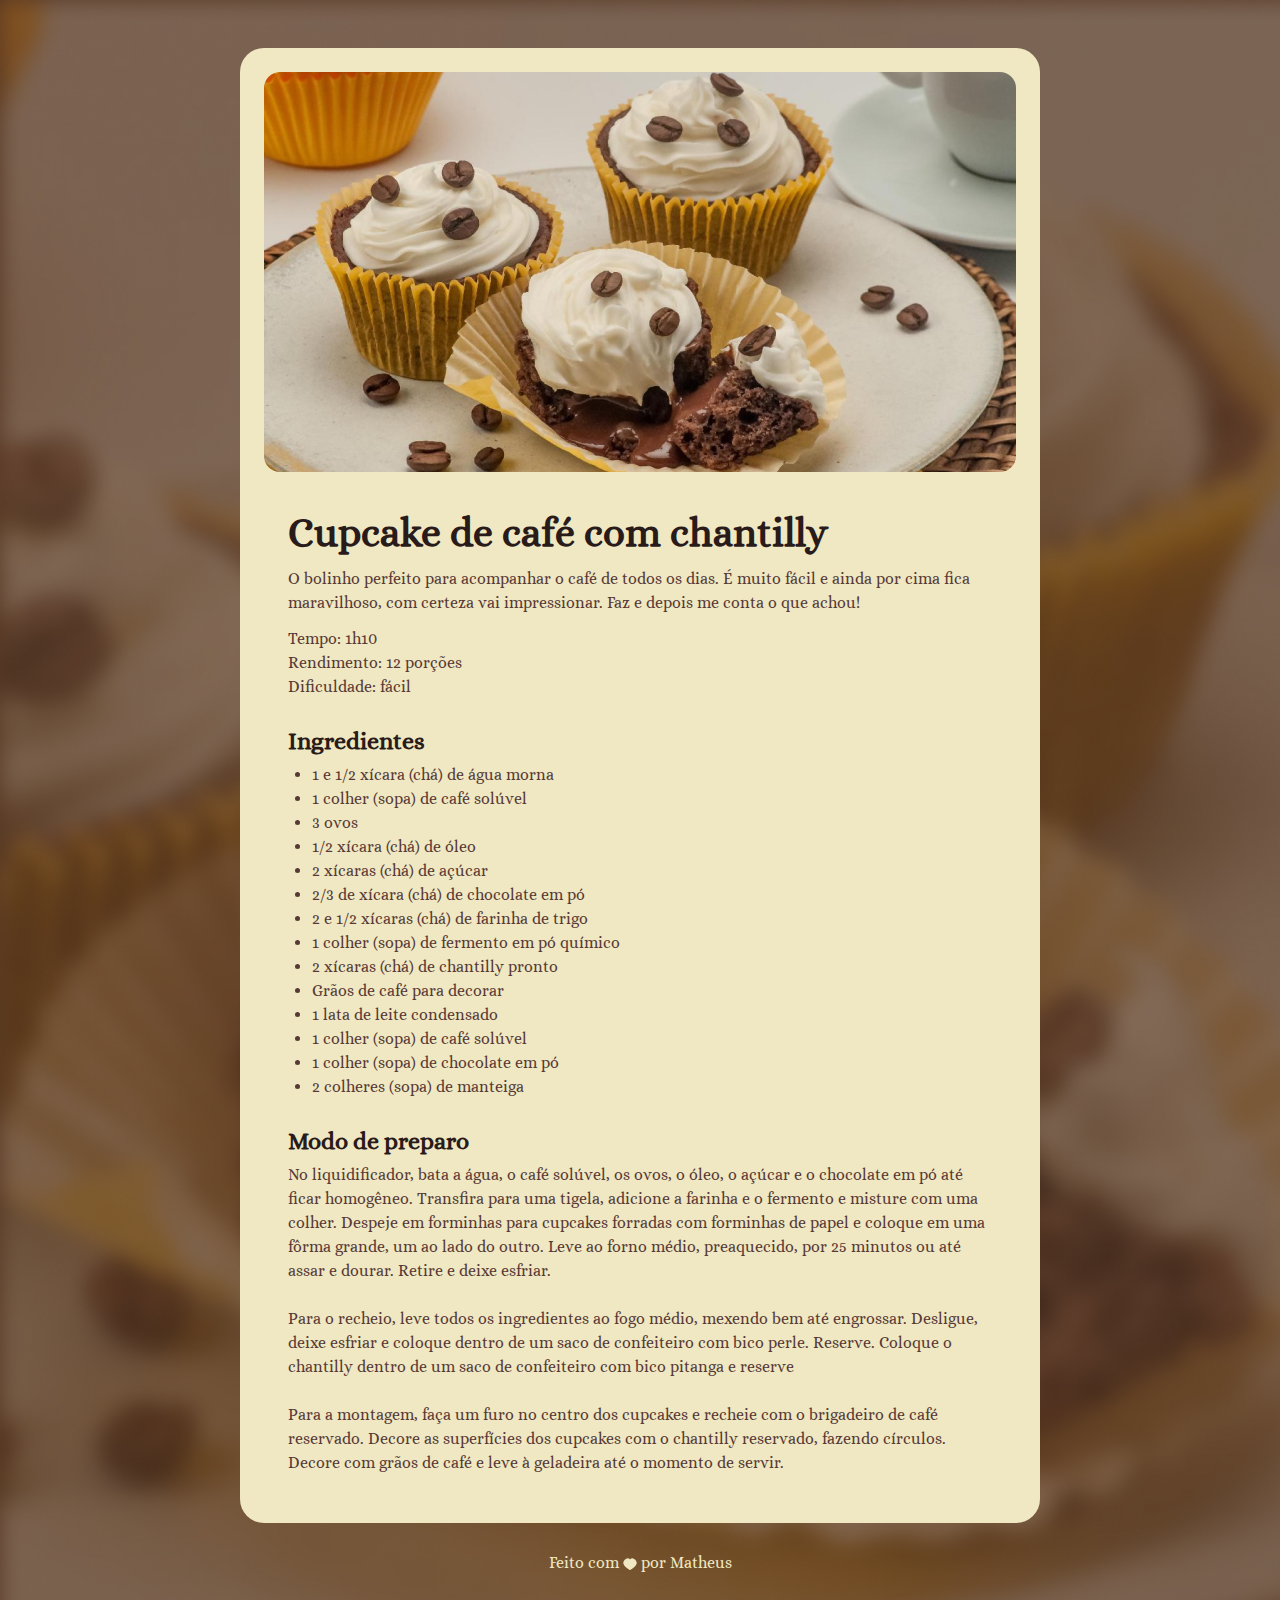
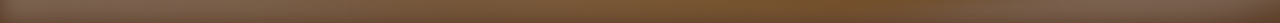
<file: 01-pagina-de-receita/index.html>
<!DOCTYPE html>
<html lang="pt-br">
  <head>
    <link rel="preconnect" href="https://fonts.googleapis.com" />
    <link rel="preconnect" href="https://fonts.gstatic.com" crossorigin />
    <meta charset="UTF-8" />
    <meta name="viewport" content="width=device-width, initial-scale=1.0" />
    <title>Página de receita</title>
    <link rel="stylesheet" href="style.css" />
    <link
      href="https://fonts.googleapis.com/css2?family=Alice&display=swap"
      rel="stylesheet"
    />
  </head>
  <body>
    <div id="page">
      <img
        src="assets/main-image.jpg"
        alt="Imagem de um cupcake com grãos de café e um chantilly"
      />

      <main>
        <section id="about">
          <h1>Cupcake de café com chantilly</h1>
          <p>
            O bolinho perfeito para acompanhar o café de todos os dias. É muito
            fácil e ainda por cima fica maravilhoso, com certeza vai
            impressionar. Faz e depois me conta o que achou!
          </p>
          <p>
            Tempo: 1h10 <br />
            Rendimento: 12 porções <br />
            Dificuldade: fácil
          </p>
        </section>
        <section id="ingredients">
          <h2>Ingredientes</h2>
          <ul>
            <li>1 e 1/2 xícara (chá) de água morna</li>
            <li>1 colher (sopa) de café solúvel</li>
            <li>3 ovos</li>
            <li>1/2 xícara (chá) de óleo</li>
            <li>2 xícaras (chá) de açúcar</li>
            <li>2/3 de xícara (chá) de chocolate em pó</li>
            <li>2 e 1/2 xícaras (chá) de farinha de trigo</li>
            <li>1 colher (sopa) de fermento em pó químico</li>
            <li>2 xícaras (chá) de chantilly pronto</li>
            <li>Grãos de café para decorar</li>
            <li>1 lata de leite condensado</li>
            <li>1 colher (sopa) de café solúvel</li>
            <li>1 colher (sopa) de chocolate em pó</li>
            <li>2 colheres (sopa) de manteiga</li>
          </ul>
        </section>
        <section id="preparation">
          <h2>Modo de preparo</h2>
          <p>
            No liquidificador, bata a água, o café solúvel, os ovos, o óleo, o
            açúcar e o chocolate em pó até ficar homogêneo. Transfira para uma
            tigela, adicione a farinha e o fermento e misture com uma colher.
            Despeje em forminhas para cupcakes forradas com forminhas de papel e
            coloque em uma fôrma grande, um ao lado do outro. Leve ao forno
            médio, preaquecido, por 25 minutos ou até assar e dourar. Retire e
            deixe esfriar.
            <br /><br />
            Para o recheio, leve todos os ingredientes ao fogo médio, mexendo
            bem até engrossar. Desligue, deixe esfriar e coloque dentro de um
            saco de confeiteiro com bico perle. Reserve. Coloque o chantilly
            dentro de um saco de confeiteiro com bico pitanga e reserve
            <br /><br />
            Para a montagem, faça um furo no centro dos cupcakes e recheie com o
            brigadeiro de café reservado. Decore as superfícies dos cupcakes com
            o chantilly reservado, fazendo círculos. Decore com grãos de café e
            leve à geladeira até o momento de servir.
          </p>
        </section>
      </main>
    </div>

    <footer>
      Feito com
      <img src="assets/heart.svg" alt="Coraçãozinho fofinho" />
      por Matheus
    </footer>
    </div>
  </body>
</html>
</file>
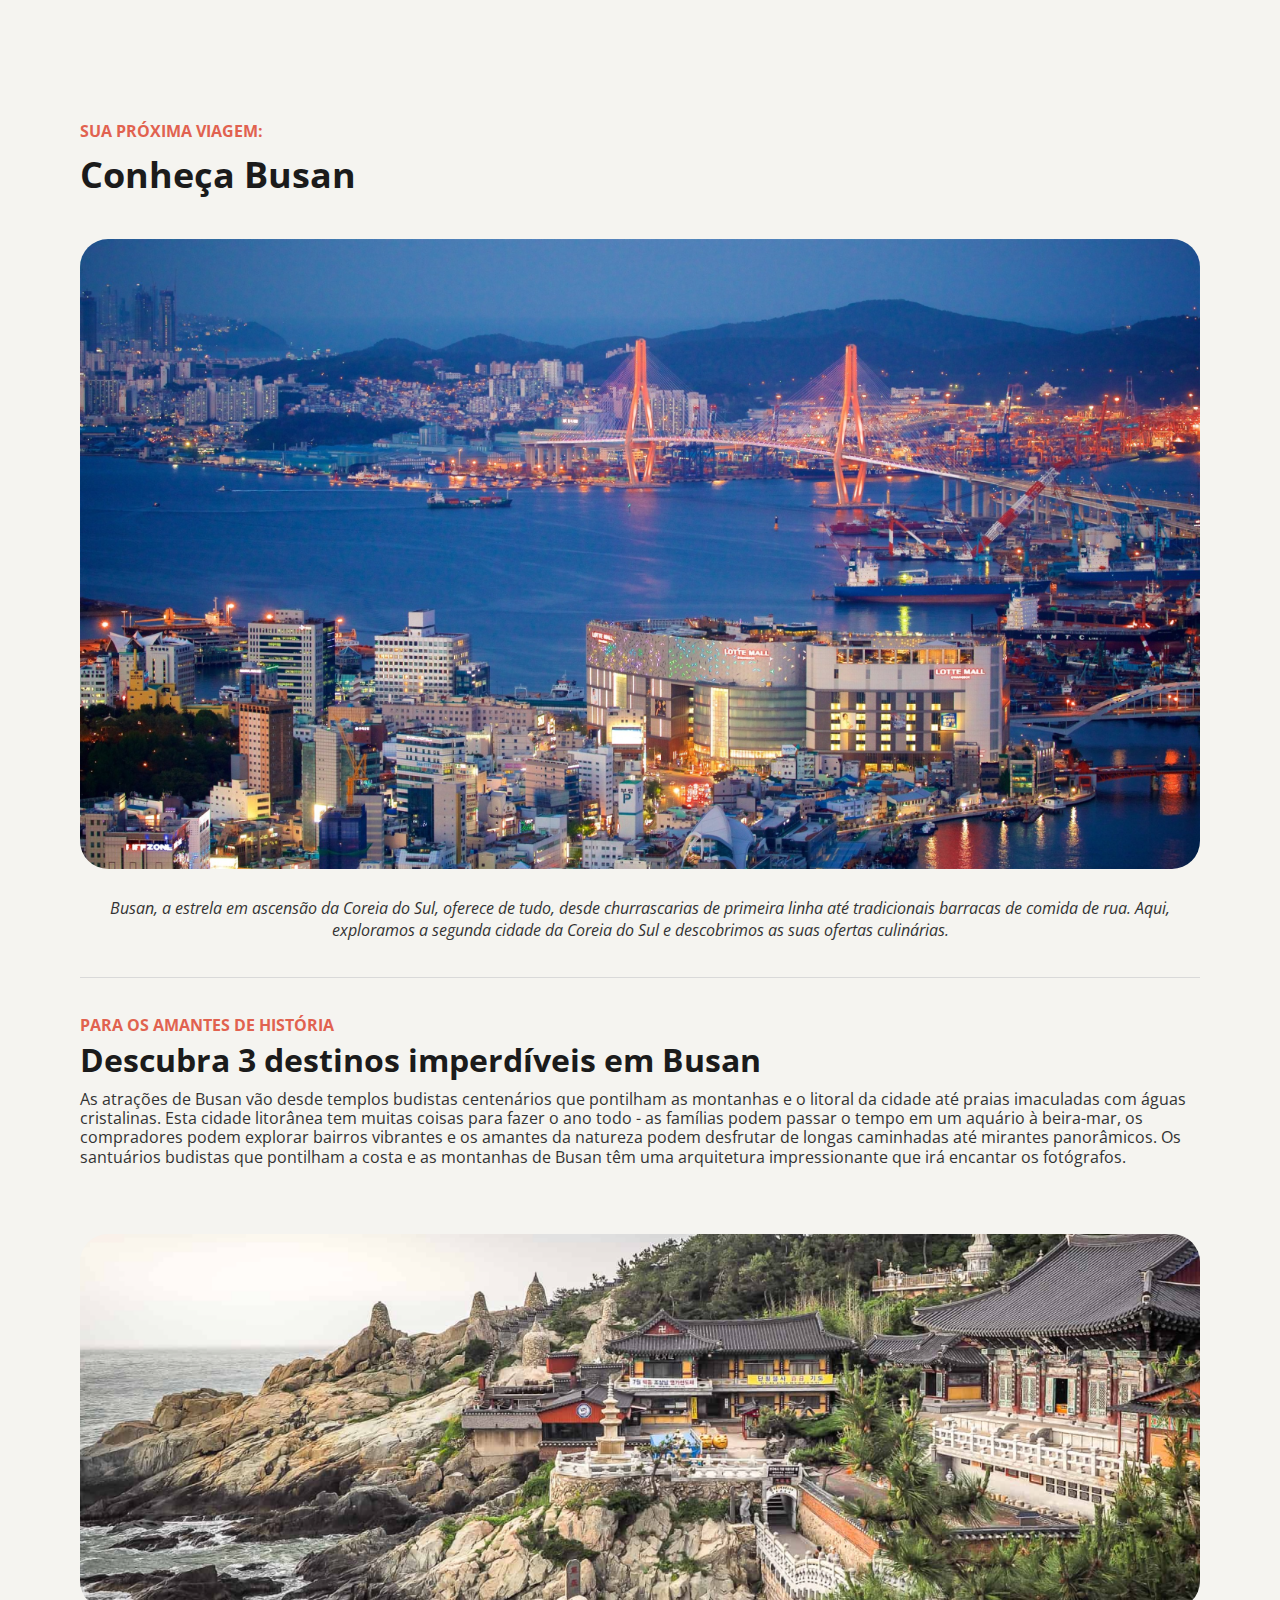
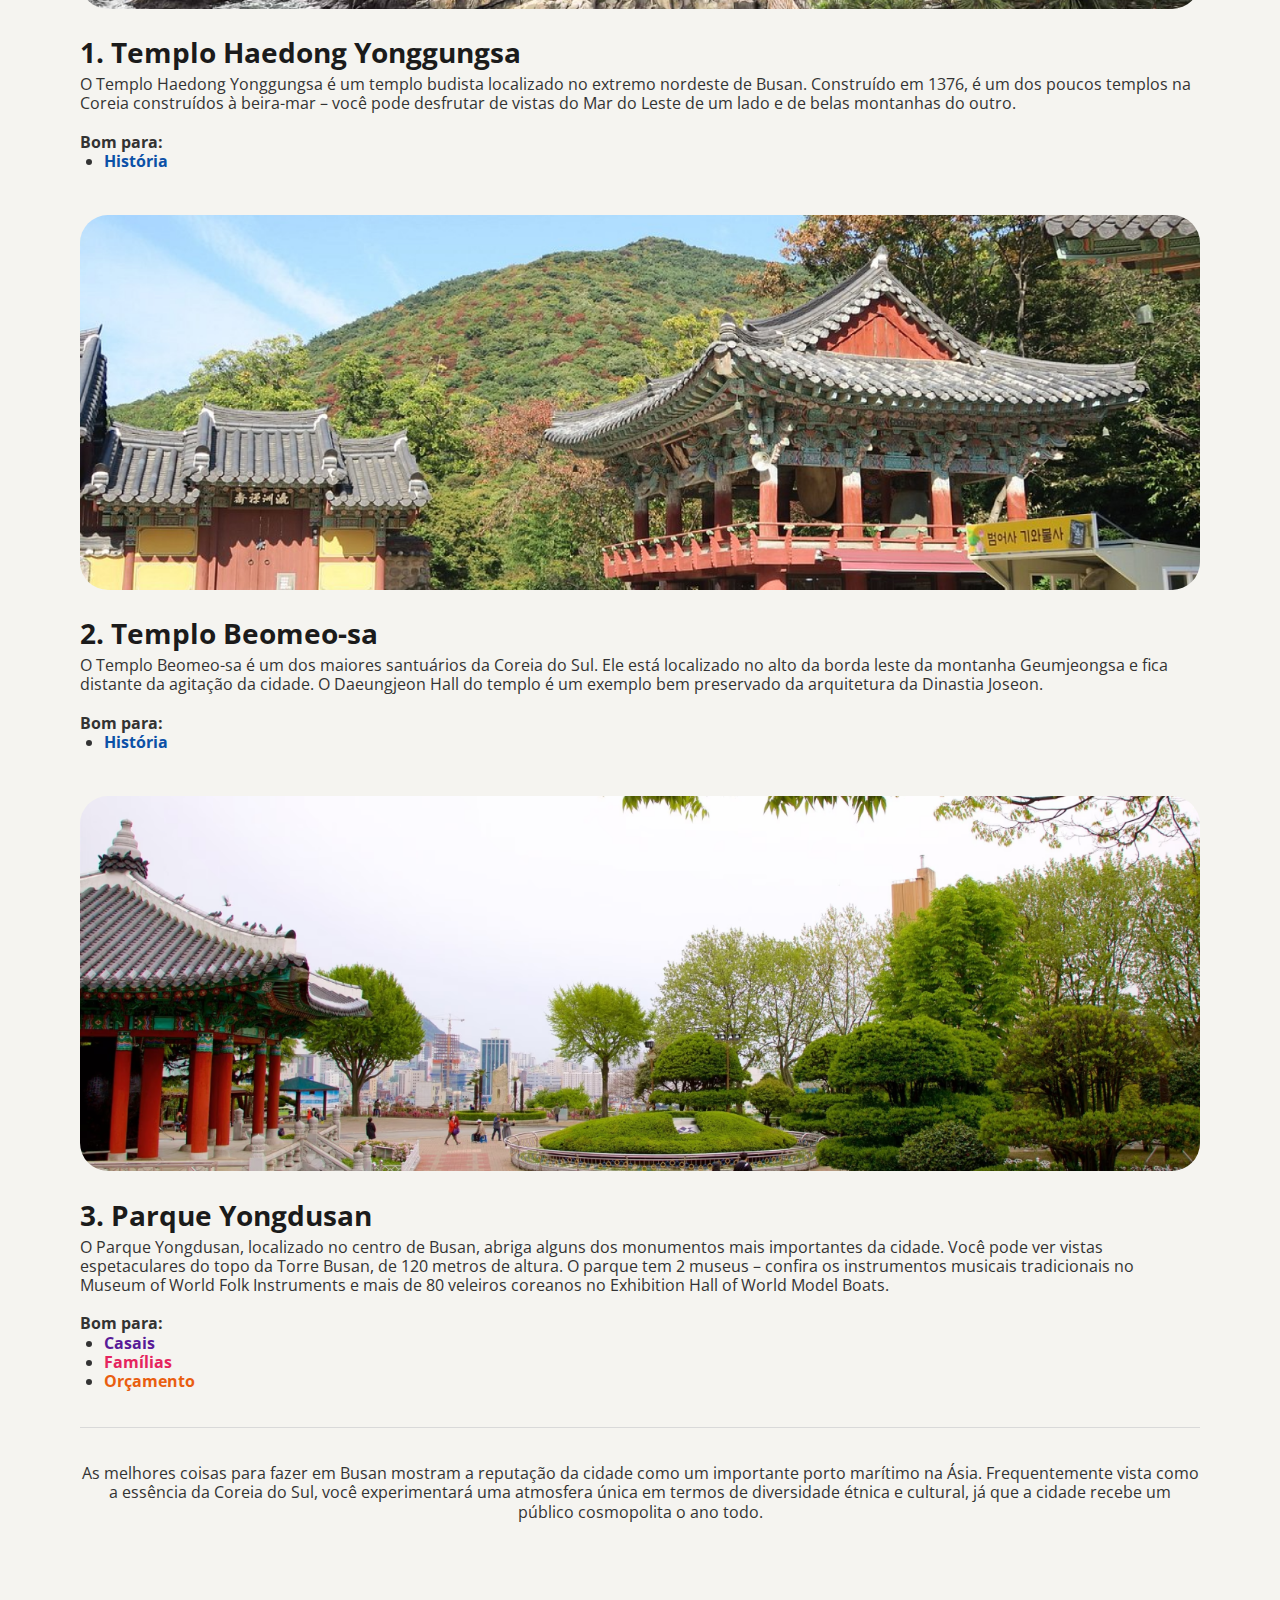
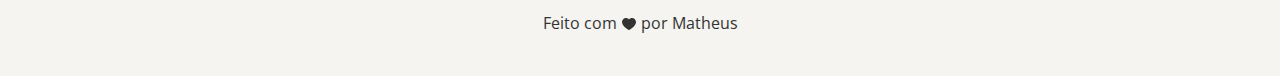
<file: 02-local-turistico/index.html>
<!DOCTYPE html>
<html lang="pt-br">
  <head>
    <link rel="preconnect" href="https://fonts.googleapis.com" />
    <link rel="preconnect" href="https://fonts.gstatic.com" crossorigin />
    <meta charset="UTF-8" />
    <meta name="viewport" content="width=device-width, initial-scale=1.0" />
    <title>Local Turistico</title>
    <link rel="stylesheet" href="styles.css" />
    <link
      href="https://fonts.googleapis.com/css2?family=Open+Sans:ital,wght@0,300..800;1,300..800&display=swap"
      rel="stylesheet"
    />
  </head>
  <body>
    <div id="page">
      <section id="featured">
        <p class="headline">Sua próxima viagem:</p>
        <h1>Conheça Busan</h1>
        <img src="assets/Image_01.png" alt="Imagem de Busan" />
        <p class="subtitle">
          Busan, a estrela em ascensão da Coreia do Sul, oferece de tudo, desde
          churrascarias de primeira linha até tradicionais barracas de comida de
          rua. Aqui, exploramos a segunda cidade da Coreia do Sul e descobrimos
          as suas ofertas culinárias.
        </p>
      </section>
      <div class="divider"></div>
      <main>
        <p class="headline">Para os amantes de história</p>
        <h2>Descubra 3 destinos imperdíveis em Busan</h2>
        <p>
          As atrações de Busan vão desde templos budistas centenários que
          pontilham as montanhas e o litoral da cidade até praias imaculadas com
          águas cristalinas. Esta cidade litorânea tem muitas coisas para fazer
          o ano todo - as famílias podem passar o tempo em um aquário à
          beira-mar, os compradores podem explorar bairros vibrantes e os
          amantes da natureza podem desfrutar de longas caminhadas até mirantes
          panorâmicos. Os santuários budistas que pontilham a costa e as
          montanhas de Busan têm uma arquitetura impressionante que irá encantar
          os fotógrafos.
        </p>
        <div>
          <img src="assets/Image_02.png" alt="Templo Haedong Yonggungsa" />
          <h3>1. Templo Haedong Yonggungsa</h3>
          <p>
            O Templo Haedong Yonggungsa é um templo budista localizado no
            extremo nordeste de Busan. Construído em 1376, é um dos poucos
            templos na Coreia construídos à beira-mar – você pode desfrutar de
            vistas do Mar do Leste de um lado e de belas montanhas do outro.
          </p>
          <br />
          <strong>Bom para:</strong>
          <ul>
            <li class="accent-blue">História</li>
          </ul>
        </div>
        <div>
          <img src="assets/Image_03.png" alt="Templo Haedong Yonggungsa" />
          <h3>2. Templo Beomeo-sa</h3>
          <p>
            O Templo Beomeo-sa é um dos maiores santuários da Coreia do Sul. Ele
            está localizado no alto da borda leste da montanha Geumjeongsa e
            fica distante da agitação da cidade. O Daeungjeon Hall do templo é
            um exemplo bem preservado da arquitetura da Dinastia Joseon.
          </p>
          <br />
          <strong>Bom para:</strong>
          <ul>
            <li class="accent-blue">História</li>
          </ul>
        </div>
        <div>
          <img src="assets/Image_04.png" alt="Templo Haedong Yonggungsa" />
          <h3>3. Parque Yongdusan</h3>
          <p>
            O Parque Yongdusan, localizado no centro de Busan, abriga alguns dos
            monumentos mais importantes da cidade. Você pode ver vistas
            espetaculares do topo da Torre Busan, de 120 metros de altura. O
            parque tem 2 museus – confira os instrumentos musicais tradicionais
            no Museum of World Folk Instruments e mais de 80 veleiros coreanos
            no Exhibition Hall of World Model Boats.
          </p>
          <br />
          <strong>Bom para:</strong>
          <ul>
            <li class="accent-purple">Casais</li>
            <li class="accent-pink">Famílias</li>
            <li class="accent-orange">Orçamento</li>
          </ul>
        </div>
      </main>
      <div class="divider"></div>
      <p>
        As melhores coisas para fazer em Busan mostram a reputação da cidade
        como um importante porto marítimo na Ásia. Frequentemente vista como a
        essência da Coreia do Sul, você experimentará uma atmosfera única em
        termos de diversidade étnica e cultural, já que a cidade recebe um
        público cosmopolita o ano todo.
      </p>
    </div>
    <footer>
      Feito com
      <img src="assets/heart.svg" alt="Coraçãozinho fofinho" />
      por Matheus
    </footer>
  </body>
</html>
</file>
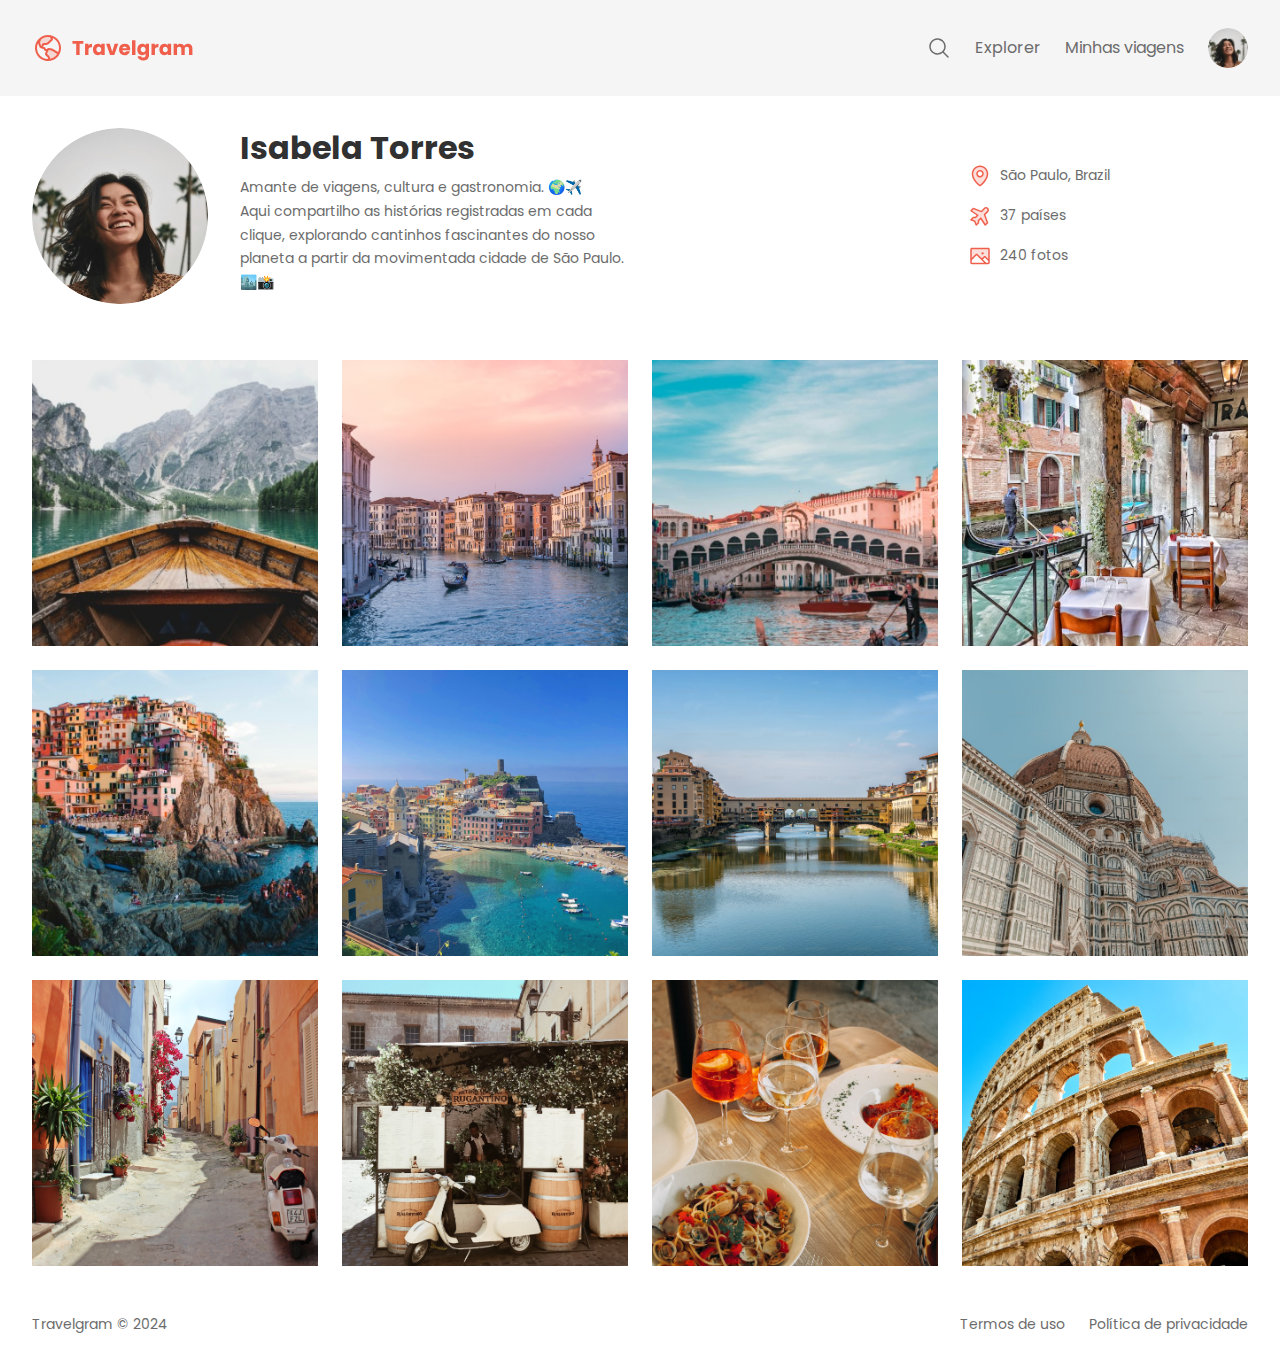
<file: 03-travelgram/index.html>
<!DOCTYPE html>
<html lang="pt-br">
  <head>
    <link rel="preconnect" href="https://fonts.googleapis.com" />
    <link rel="preconnect" href="https://fonts.gstatic.com" crossorigin />
    <meta charset="UTF-8" />
    <meta name="viewport" content="width=device-width, initial-scale=1.0" />
    <title>Travelgram | Perfil de viagens</title>
    <link rel="stylesheet" href="styles/index.css" />
    <link
      href="https://fonts.googleapis.com/css2?family=Poppins:wght@400;700&display=swap"
      rel="stylesheet"
    />
  </head>
  <body>
    <div class="bg-surface-color">
      <nav class="container">
        <a href="#" id="logo">
          <img src="assets/Logo.svg" alt="Logomarca" />
        </a>
        <ul id="primary-menu">
          <li>
            <a href="#">
              <img src="assets/icons/MagnifyingGlass.svg" alt="ícone de lupa" />
            </a>
          </li>
          <li><a href="#">Explorer</a></li>
          <li><a href="#">Minhas viagens</a></li>
          <li>
            <a href="#">
              <img
                src="assets/Profile pic.png"
                alt="Imagem de Isabela Torres"
              />
            </a>
          </li>
        </ul>
      </nav>
    </div>

    <header>
      <div class="container">
        <div id="profile">
          <img src="assets/Profile pic.png" alt="Imagem de Isabela Torres" />
          <div>
            <h1>Isabela Torres</h1>
            <p>
              Amante de viagens, cultura e gastronomia. 🌍✈️ <br />
              Aqui compartilho as histórias registradas em cada clique,
              explorando cantinhos fascinantes do nosso planeta a partir da
              movimentada cidade de São Paulo. 🏙️📸
            </p>
          </div>
        </div>
        <ul id="info">
          <li>
            <img src="assets/icons/MapPin.svg" alt="Icone de mapa" />
            <span>São Paulo, Brazil</span>
          </li>
          <li>
            <img src="assets/icons/AirplaneTilt.svg" alt="Icone de aviao" />
            <span>37 países</span>
          </li>
          <li>
            <img src="assets/icons/Image.svg" alt="Icone de imagem" />
            <span>240 fotos</span>
          </li>
        </ul>
      </div>
    </header>

    <main class="container">
      <img src="assets/Image 01.png" alt="..." />
      <img src="assets/Image 02.png" alt="..." />
      <img src="assets/Image 03.png" alt="..." />
      <img src="assets/Image 04.png" alt="..." />
      <img src="assets/Image 05.png" alt="..." />
      <img src="assets/Image 06.png" alt="..." />
      <img src="assets/Image 07.png" alt="..." />
      <img src="assets/Image 08.png" alt="..." />
      <img src="assets/Image 09.png" alt="..." />
      <img src="assets/Image 10.png" alt="..." />
      <img src="assets/Image 11.png" alt="..." />
      <img src="assets/Image 12.png" alt="..." />
    </main>

    <footer class="container">
      <span>Travelgram &copy; 2024</span>
      <span>Termos de uso</span>
      <span>Política de privacidade</span>
    </footer>
  </body>
</html>
</file>
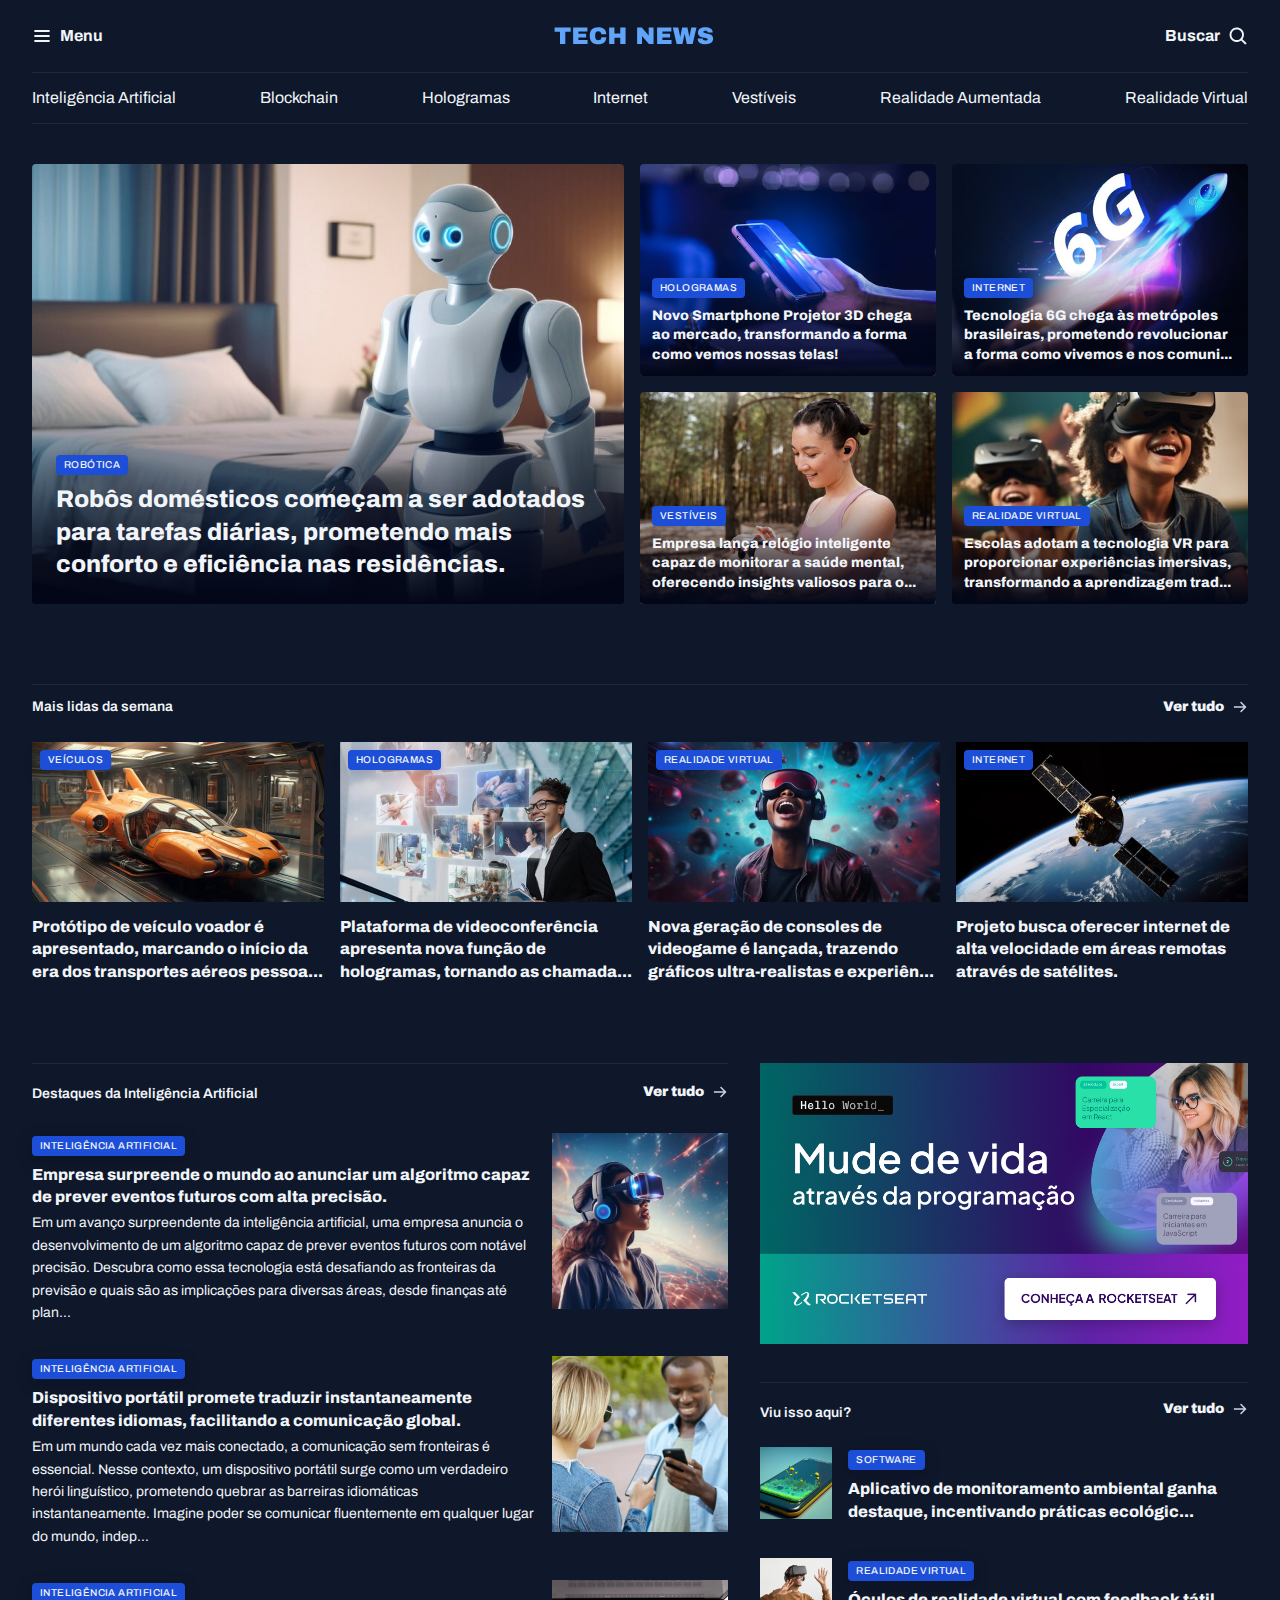
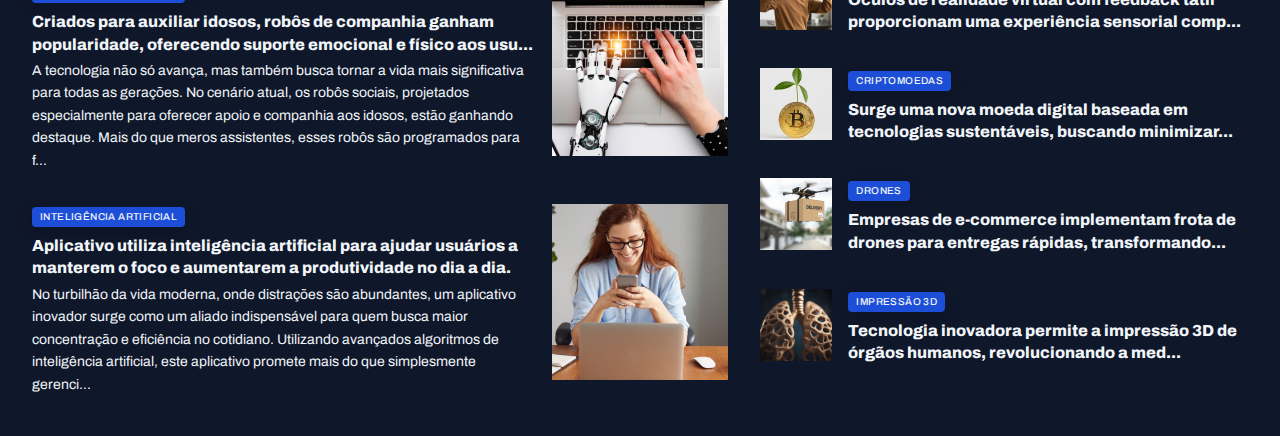
<file: 04-portal-de-noticiais/index.html>
<!DOCTYPE html>
<html lang="pt-BR">
  <head>
    <link rel="preconnect" href="https://fonts.googleapis.com" />
    <link rel="preconnect" href="https://fonts.gstatic.com" crossorigin />

    <meta charset="UTF-8" />
    <meta name="viewport" content="width=device-width, initial-scale=1.0" />
    <title>Portal de notícias</title>
    <link rel="stylesheet" href="styles/index.css" />

    <link
      href="https://fonts.googleapis.com/css2?family=Archivo:ital,wght@0,100..900;1,100..900&display=swap"
      rel="stylesheet"
    />
  </head>

  <body>
    <header class="container">
      <nav id="primary" class="grid grid-flow-col">
        <div>
          <img src="assets/icons/List.svg" alt="ícone de menu" />
          <strong>Menu</strong>
        </div>

        <div>
          <img src="assets/Logo.svg" alt="TechNews logo" />
        </div>

        <div>
          <strong>Buscar</strong>
          <img
            src="assets/icons/MagnifyingGlass.svg"
            alt="ícone de lupa para pesquisa"
          />
        </div>
      </nav>
      <nav id="secondary" class="grid grid-flow-col">
        <a href="#">Inteligência Artificial</a>
        <a href="#">Blockchain</a>
        <a href="#">Hologramas</a>
        <a href="#">Internet</a>
        <a href="#">Vestíveis</a>
        <a href="#">Realidade Aumentada</a>
        <a href="#">Realidade Virtual</a>
      </nav>
    </header>

    <main class="grid container">
      <section id="featured" class="grid grid-flow-col gap-16">
        <figure class="card">
          <img
            src="assets/images/Image 01.png"
            alt="Robôs domésticos começam a ser adotados para tarefas diárias, prometendo mais conforto e
              eficiência nas residências."
          />

          <figcaption>
            <span class="content-tag">robótica</span>
            <h2 class="text-2xl">
              Robôs domésticos começam a ser adotados para tarefas diárias,
              prometendo mais conforto e eficiência nas residências.
            </h2>
          </figcaption>
        </figure>

        <div class="grid grid-cols-2 gap-16">
          <figure class="card">
            <img
              src="assets/images/Image 02.png"
              alt="Novo Smartphone Projetor 3D chega ao mercado, transformando a forma como vemos nossas telas!"
            />

            <figcaption>
              <span class="content-tag">hologramas</span>
              <h2 class="text-lg">
                Novo Smartphone Projetor 3D chega ao mercado, transformando a
                forma como vemos nossas telas!
              </h2>
            </figcaption>
          </figure>

          <figure class="card">
            <img
              src="assets/images/Image 03.png"
              alt="Tecnologia 6G chega às metrópoles brasileiras, prometendo revolucionar a forma como vivemos e nos comunicamos."
            />

            <figcaption>
              <span class="content-tag">internet</span>
              <h2 class="text-lg">
                Tecnologia 6G chega às metrópoles brasileiras, prometendo
                revolucionar a forma como vivemos e nos comuni...
              </h2>
            </figcaption>
          </figure>

          <figure class="card">
            <img
              src="assets/images/Image 04.png"
              alt="Empresa lança relógio inteligente capaz de monitorar a saúde mental, oferecendo insights valiosos para o bem-estar pessoal."
            />

            <figcaption>
              <span class="content-tag">vestíveis</span>
              <h2 class="text-lg">
                Empresa lança relógio inteligente capaz de monitorar a saúde
                mental, oferecendo insights valiosos para o...
              </h2>
            </figcaption>
          </figure>

          <figure class="card">
            <img
              src="assets/images/Image 05.png"
              alt="Escolas adotam a tecnologia VR para proporcionar experiências imersivas, transformando a aprendizagem tradicional."
            />

            <figcaption>
              <span class="content-tag">realidade virtual</span>
              <h2 class="text-lg">
                Escolas adotam a tecnologia VR para proporcionar experiências
                imersivas, transformando a aprendizagem trad...
              </h2>
            </figcaption>
          </figure>
        </div>
      </section>

      <section id="weekly">
        <header class="grid grid-flow-col">
          <h3>Mais lidas da semana</h3>
          <a href="#" class="grid grid-flow-col">
            <strong>Ver tudo</strong>
            <span></span>
          </a>
        </header>

        <div class="grid gap-16">
          <figure>
            <span class="content-tag">veículos</span>
            <img src="assets/images/Image 06.png" alt="" />
            <p>
              Protótipo de veículo voador é apresentado, marcando o início da
              era dos transportes aéreos pessoa...
            </p>
          </figure>

          <figure>
            <span class="content-tag">hologramas</span>
            <img src="assets/images/Image 07.png" alt="" />
            <p>
              Plataforma de videoconferência apresenta nova função de
              hologramas, tornando as chamada...
            </p>
          </figure>

          <figure>
            <span class="content-tag">realidade virtual</span>
            <img src="assets/images/Image 08.png" alt="" />
            <p>
              Nova geração de consoles de videogame é lançada, trazendo gráficos
              ultra-realistas e experiên...
            </p>
          </figure>

          <figure>
            <span class="content-tag">internet</span>
            <img src="assets/images/Image 09.png" alt="" />
            <p>
              Projeto busca oferecer internet de alta velocidade em áreas
              remotas através de satélites.
            </p>
          </figure>
        </div>
      </section>

      <section id="ai">
        <header class="grid grid-flow-col">
          <h3>Destaques da Inteligência Artificial</h3>
          <a href="#" class="grid grid-flow-col">
            <strong>Ver tudo</strong>
            <span></span>
          </a>
        </header>

        <div class="grid gap-32">
          <article class="grid grid-flow-col gap-16">
            <div>
              <span class="content-tag">Inteligência Artificial</span>
              <h3 class="text-xl">
                Empresa surpreende o mundo ao anunciar um algoritmo capaz de
                prever eventos futuros com alta precisão.
              </h3>
              <p class="text-sm">
                Em um avanço surpreendente da inteligência artificial, uma
                empresa anuncia o desenvolvimento de um algoritmo capaz de
                prever eventos futuros com notável precisão. Descubra como essa
                tecnologia está desafiando as fronteiras da previsão e quais são
                as implicações para diversas áreas, desde finanças até plan...
              </p>
            </div>
            <div>
              <img src="assets/images/Image 10.png" alt="" />
            </div>
          </article>

          <article class="grid grid-flow-col gap-16">
            <div>
              <span class="content-tag">Inteligência Artificial</span>
              <h3 class="text-xl">
                Dispositivo portátil promete traduzir instantaneamente
                diferentes idiomas, facilitando a comunicação global.
              </h3>
              <p class="text-sm">
                Em um mundo cada vez mais conectado, a comunicação sem
                fronteiras é essencial. Nesse contexto, um dispositivo portátil
                surge como um verdadeiro herói linguístico, prometendo quebrar
                as barreiras idiomáticas instantaneamente. Imagine poder se
                comunicar fluentemente em qualquer lugar do mundo, indep...
              </p>
            </div>
            <div>
              <img src="assets/images/Image 11.png" alt="" />
            </div>
          </article>

          <article class="grid grid-flow-col gap-16">
            <div>
              <span class="content-tag">Inteligência Artificial</span>
              <h3 class="text-xl">
                Criados para auxiliar idosos, robôs de companhia ganham
                popularidade, oferecendo suporte emocional e físico aos usu...
              </h3>
              <p class="text-sm">
                A tecnologia não só avança, mas também busca tornar a vida mais
                significativa para todas as gerações. No cenário atual, os robôs
                sociais, projetados especialmente para oferecer apoio e
                companhia aos idosos, estão ganhando destaque. Mais do que meros
                assistentes, esses robôs são programados para f...
              </p>
            </div>
            <div>
              <img src="assets/images/Image 12.png" alt="" />
            </div>
          </article>

          <article class="grid grid-flow-col gap-16">
            <div>
              <span class="content-tag">Inteligência Artificial</span>
              <h3 class="text-xl">
                Aplicativo utiliza inteligência artificial para ajudar usuários
                a manterem o foco e aumentarem a produtividade no dia a dia.
              </h3>
              <p class="text-sm">
                No turbilhão da vida moderna, onde distrações são abundantes, um
                aplicativo inovador surge como um aliado indispensável para quem
                busca maior concentração e eficiência no cotidiano. Utilizando
                avançados algoritmos de inteligência artificial, este aplicativo
                promete mais do que simplesmente gerenci...
              </p>
            </div>
            <div>
              <img src="assets/images/Image 13.png" alt="" />
            </div>
          </article>
        </div>
      </section>

      <aside>
        <div id="ads">
          <img src="assets/Ads.png" alt="" />
        </div>

        <section id="more">
          <header class="grid grid-flow-col">
            <h3>Viu isso aqui?</h3>
            <a href="#" class="grid grid-flow-col">
              <strong>Ver tudo</strong>
              <span></span>
            </a>
          </header>

          <div class="grid gap-32">
            <article class="grid grid-flow-col gap-16">
              <div>
                <img
                  src="assets/images/Image 14.png"
                  alt="Aplicativo de monitoramento ambiental ganha destaque, incentivando práticas ecológicas e promovendo a conscientização."
                />
              </div>

              <div>
                <span class="content-tag">Software</span>
                <h3 class="text-xl">
                  Aplicativo de monitoramento ambiental ganha destaque,
                  incentivando práticas ecológic...
                </h3>
              </div>
            </article>

            <article class="grid grid-flow-col gap-16">
              <div>
                <img
                  src="assets/images/Image 15.png"
                  alt="Óculos de realidade virtual com feedback tátil proporcionam uma experiência sensorial completa, imergindo usuários em ambientes digitais."
                />
              </div>

              <div>
                <span class="content-tag">Realidade virtual</span>
                <h3 class="text-xl">
                  Óculos de realidade virtual com feedback tátil proporcionam
                  uma experiência sensorial comp...
                </h3>
              </div>
            </article>

            <article class="grid grid-flow-col gap-16">
              <div>
                <img
                  src="assets/images/Image 16.png"
                  alt="Surge uma nova moeda digital baseada em tecnologias sustentáveis, buscando minimizar o impacto ambiental associado à mineração de criptomoedas."
                />
              </div>

              <div>
                <span class="content-tag">criptomoedas</span>
                <h3 class="text-xl">
                  Surge uma nova moeda digital baseada em tecnologias
                  sustentáveis, buscando minimizar...
                </h3>
              </div>
            </article>

            <article class="grid grid-flow-col gap-16">
              <div>
                <img
                  src="assets/images/Image 17.png"
                  alt="Empresas de e-commerce implementam frota de drones para entregas rápidas, transformando o cenário do comércio online."
                />
              </div>

              <div>
                <span class="content-tag">Drones</span>
                <h3 class="text-xl">
                  Empresas de e-commerce implementam frota de drones para
                  entregas rápidas, transformando...
                </h3>
              </div>
            </article>

            <article class="grid grid-flow-col gap-16">
              <div>
                <img
                  src="assets/images/Image 18.png"
                  alt="Tecnologia inovadora permite a impressão 3D de órgãos humanos, revolucionando a medicina e a lista de espera por transplantes."
                />
              </div>

              <div>
                <span class="content-tag">Impressão 3D</span>
                <h3 class="text-xl">
                  Tecnologia inovadora permite a impressão 3D de órgãos humanos,
                  revolucionando a med...
                </h3>
              </div>
            </article>
          </div>
        </section>
      </aside>
    </main>
  </body>
</html>
</file>
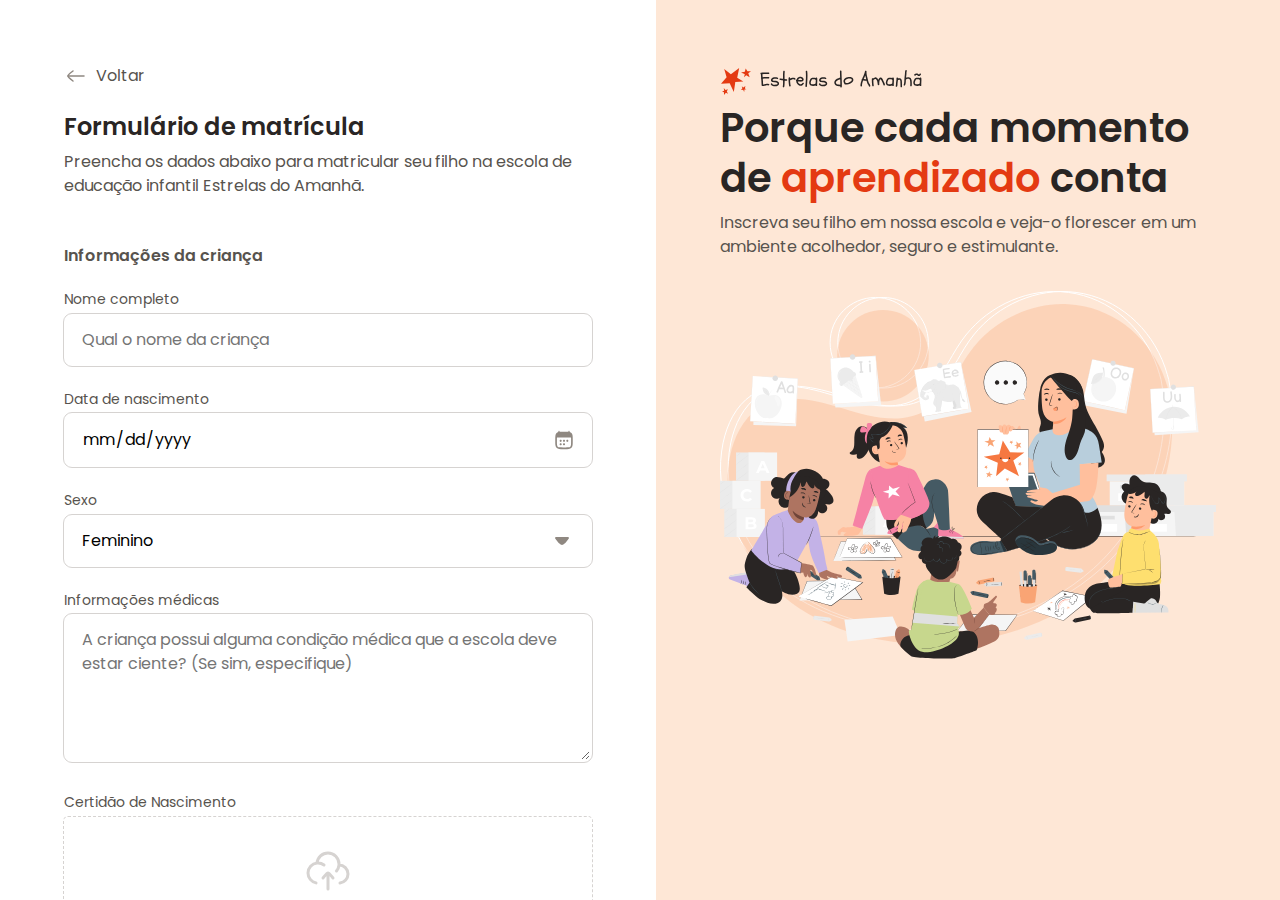
<file: 06-formulario-de-matricula/index.html>
<!DOCTYPE html>
<html lang="pt-BR">
  <head>
    <link rel="preconnect" href="https://fonts.googleapis.com" />
    <link rel="preconnect" href="https://fonts.gstatic.com" crossorigin />
    <meta charset="UTF-8" />
    <meta name="viewport" content="width=device-width, initial-scale=1.0" />
    <title>Estrelas do Amanhã</title>

    <link rel="stylesheet" href="styles/index.css" />
    <link
      href="https://fonts.googleapis.com/css2?family=Poppins:ital,wght@0,100;0,200;0,300;0,400;0,500;0,600;0,700;0,800;0,900;1,100;1,200;1,300;1,400;1,500;1,600;1,700;1,800;1,900&display=swap"
      rel="stylesheet"
    />
  </head>
  <body>
    <div id="app">
      <main>
        <div class="main-container">
          <div class="back">
            <img src="assets/icons/arrow-left-02.svg" alt="Ícone de voltar" />
            <span>Voltar</span>
          </div>

          <h1>Formulário de matrícula</h1>
          <p>
            Preencha os dados abaixo para matricular seu filho na escola de
            educação infantil Estrelas do Amanhã.
          </p>

          <form method="post" enctype="multipart/form-data">
            <fieldset class="child-info">
              <legend>Informações da criança</legend>

              <div class="input-wrapper">
                <label for="fullname">Nome completo</label>
                <input
                  id="fullname"
                  name="fullname"
                  type="text"
                  placeholder="Qual o nome da criança"
                />
              </div>

              <div class="input-wrapper">
                <label for="birth">Data de nascimento</label>
                <input type="date" name="birth" id="birth" lang="pt-BR" />
              </div>

              <div class="select-wrapper">
                <label for="gender">Sexo</label>
                <select name="gender" id="gender">
                  <option value="female">Feminino</option>
                  <option value="male">Masculino</option>
                  <option value="na">Prefiro não responder</option>
                </select>
              </div>

              <div class="textarea-wrapper">
                <label for="medical-info">Informações médicas</label>
                <textarea
                  name="medical-info"
                  id="medical-info"
                  cols="30"
                  rows="5"
                  placeholder="A criança possui alguma condição médica que a escola deve estar ciente? (Se sim, especifique)"
                ></textarea>
              </div>

              <div class="droparea-wrapper">
                <label for="birth-file">Certidão de Nascimento</label>

                <div class="dropzone">
                  <input type="file" id="birth-file" name="birth-file" />
                  <svg
                    width="48"
                    height="48"
                    viewBox="0 0 48 48"
                    fill="none"
                    xmlns="http://www.w3.org/2000/svg"
                  >
                    <path
                      d="M34.9552 18.0221C34.97 18.022 34.985 18.022 35 18.022C39.9706 18.022 44 22.0588 44 27.0386C44 31.6796 40.5 35.5016 36 36M34.9552 18.0221C34.9848 17.6921 35 17.3579 35 17.0202C35 10.9339 30.0752 6 24 6C18.2465 6 13.5247 10.4253 13.0408 16.0638M34.9552 18.0221C34.7506 20.2952 33.8572 22.3692 32.4856 24.033M13.0408 16.0638C7.96796 16.5475 4 20.8278 4 26.0366C4 30.8834 7.43552 34.9264 12 35.8546M13.0408 16.0638C13.3565 16.0337 13.6765 16.0183 14 16.0183C16.2516 16.0183 18.3295 16.7639 20.001 18.022"
                      stroke="#D6D3D1"
                      stroke-width="3"
                      stroke-linecap="round"
                      stroke-linejoin="round"
                    />
                    <path
                      d="M24 26V42M24 26C22.5996 26 19.9831 29.9886 19 31M24 26C25.4004 26 28.017 29.9886 29 31"
                      stroke="#D6D3D1"
                      stroke-width="3"
                      stroke-linecap="round"
                      stroke-linejoin="round"
                    />
                  </svg>
                  <p>
                    Clique aqui para <br />
                    selecionar os arquivos
                  </p>
                </div>
              </div>
            </fieldset>

            <fieldset class="address">
              <legend>Endereço residencial</legend>

              <div class="input-wrapper">
                <label for="cep">CEP</label>
                <input type="text" id="cep" name="cep" />
              </div>

              <div class="flex">
                <div class="input-wrapper flex-2">
                  <label for="street">Rua</label>
                  <input
                    type="text"
                    id="street"
                    name="street"
                    value="Rua das Flores"
                    disabled
                  />
                </div>

                <div class="input-wrapper flex-1">
                  <label for="number">Número</label>
                  <input type="number" id="number" name="number" />
                </div>
              </div>

              <div class="flex">
                <div class="input-wrapper flex-2">
                  <label for="city">Cidade</label>
                  <input
                    type="text"
                    id="city"
                    name="city"
                    value="São Paulo"
                    disabled
                  />
                </div>

                <div class="input-wrapper flex-1">
                  <label for="state">Estado</label>
                  <input
                    type="text"
                    id="state"
                    name="state"
                    disabled
                    value="SP"
                  />
                </div>
              </div>
            </fieldset>

            <fieldset class="gardian">
              <legend>Informações do responsável</legend>

              <div class="input-wrapper">
                <label for="gardian">Nome do responsável</label>
                <input type="text" id="gardian" name="gardian" />
                <small
                  >Principal responsável legal e contato de emergência</small
                >
              </div>

              <div class="input-wrapper">
                <label for="phone">Telefone</label>
                <input
                  type="text"
                  id="phone"
                  name="phone"
                  placeholder="(10) 9 8765-4321"
                />
              </div>

              <div class="input-wrapper">
                <label for="mail">Email</label>
                <input type="email" name="mail" id="mail" required />
                <div class="error">
                  <img
                    src="assets/icons/alert-circle.svg"
                    alt="ícone de alerta vermelho"
                  />
                  <span>Insira um e-mail válido</span>
                </div>
              </div>
            </fieldset>

            <fieldset class="enroll-options">
              <legend>Opções de matrícula</legend>

              <div class="input-wrapper">
                <label>Selecione o turno de estudo</label>

                <div class="radio-wrapper">
                  <div class="radio-inner">
                    <div class="radio-image"></div>
                    <input
                      type="radio"
                      name="study-shift"
                      value="morning"
                      id="morning"
                    />
                    <img
                      src="assets/icons/sun-cloud-02.svg"
                      alt="ícone de sol com nuvem"
                    />
                    <label for="morning">Manhã</label>
                  </div>

                  <div class="radio-inner">
                    <div class="radio-image"></div>
                    <input
                      type="radio"
                      name="study-shift"
                      value="evening"
                      id="evening"
                    />
                    <img src="assets/icons/sun-02.svg" alt="ícone de sol" />
                    <label for="evening">Tarde</label>
                  </div>
                </div>
              </div>

              <div class="input-wrapper">
                <label
                  >Em qual esporte você gostaria de inscrever seu filho?</label
                >

                <div class="radio-wrapper">
                  <div class="radio-inner">
                    <div class="radio-image"></div>
                    <input type="radio" name="sport" id="football" />
                    <img
                      src="assets/icons/football.svg"
                      alt="ícone de futebol"
                    />
                    <label for="football">Futebol</label>
                  </div>

                  <div class="radio-inner">
                    <div class="radio-image"></div>
                    <input type="radio" name="sport" id="basketball" />
                    <img
                      src="assets/icons/basketball-02.svg"
                      alt="ícone de basquete"
                    />
                    <label for="basketball">Basquete</label>
                  </div>

                  <div class="radio-inner">
                    <div class="radio-image"></div>
                    <input type="radio" name="sport" id="swimming" />
                    <img
                      src="assets/icons/swimming.svg"
                      alt="ícone de natação"
                    />
                    <label for="swimming">Natação</label>
                  </div>

                  <div class="radio-inner">
                    <div class="radio-image"></div>
                    <input type="radio" name="sport" id="yoga" />
                    <img src="assets/icons/yoga-02.svg" alt="ícone de yoga" />
                    <label for="yoga">Yoga</label>
                  </div>

                  <div class="radio-inner">
                    <div class="radio-image"></div>
                    <input type="radio" name="sport" id="volleyball" />
                    <img
                      src="assets/icons/volleyball.svg"
                      alt="ícone de volleyball"
                    />
                    <label for="volleyball">Vôlei</label>
                  </div>

                  <div class="radio-inner">
                    <div class="radio-image"></div>
                    <input type="radio" name="sport" id="boxing" />
                    <img
                      src="assets/icons/boxing-glove-01.svg"
                      alt="ícone de boxing"
                    />
                    <label for="boxing">Boxe</label>
                  </div>
                </div>
              </div>
            </fieldset>

            <div class="terms-wrapper input-wrapper checkbox-wrapper">
              <div class="checkbox-image"></div>
              <input type="checkbox" name="terms" id="terms" />

              <label for="terms">
                Declaro que li e concordo com os
                <strong>Termos e Condições</strong> e com a
                <strong>Política de Privacidade</strong> da escola Estrela do
                Amanhã.
              </label>
            </div>

            <div class="actions-wrapper">
              <button class="btn-secondary" type="button">
                Salvar respostas
              </button>

              <button class="btn-primary" type="submit">Fazer matrícula</button>
            </div>
          </form>
        </div>
      </main>
      <aside>
        <div class="aside-container">
          <header>
            <img src="assets/logo.svg" alt="Logo Estrelas do Amanhã" />
            <h2>
              Porque cada momento de
              <span> aprendizado </span>
              conta
            </h2>
            <p>
              Inscreva seu filho em nossa escola e veja-o florescer em um
              ambiente acolhedor, seguro e estimulante.
            </p>
          </header>

          <img
            src="assets/Illustration.svg"
            alt="Ilustração de um professora com crianças prestando atenção"
          />
        </div>
      </aside>
    </div>
  </body>
</html>
</file>
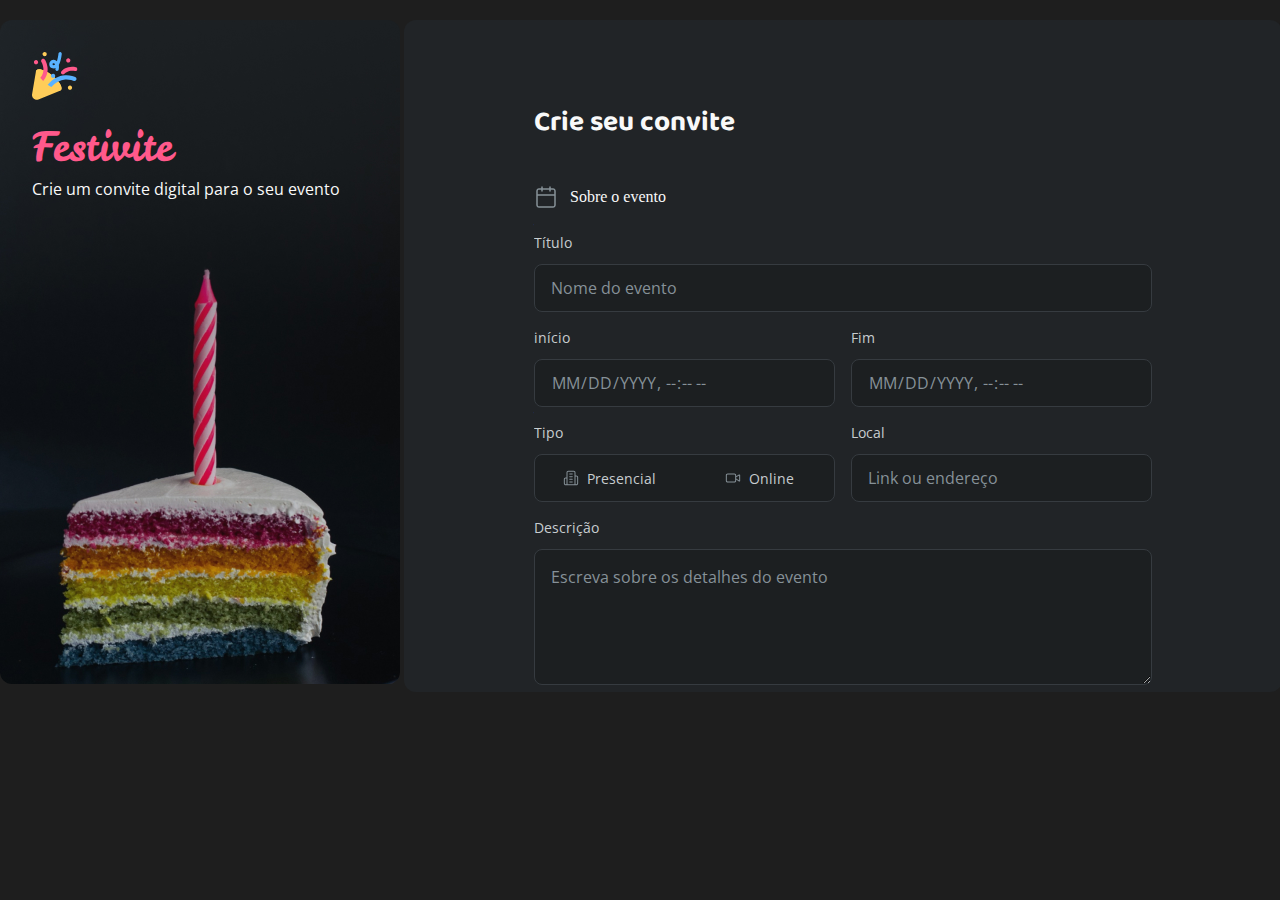
<file: 07-formulario-de-convite/index.html>
<!DOCTYPE html>
<html lang="pt-BR">
  <head>
    <link rel="preconnect" href="https://fonts.googleapis.com" />
    <link rel="preconnect" href="https://fonts.gstatic.com" crossorigin />
    <meta charset="UTF-8" />
    <meta name="viewport" content="width=device-width, initial-scale=1.0" />
    <title>Formulário de convite</title>
    <link rel="stylesheet" href="styles/index.css" />
    <link
      href="https://fonts.googleapis.com/css2?family=Leckerli+One&display=swap"
      rel="stylesheet"
    />
    <link
      href="https://fonts.googleapis.com/css2?family=Baloo+2:wght@400..800&family=Leckerli+One&display=swap"
      rel="stylesheet"
    />
    <link
      href="https://fonts.googleapis.com/css2?family=Baloo+2:wght@400..800&family=Leckerli+One&family=Open+Sans:ital,wght@0,300..800;1,300..800&display=swap"
      rel="stylesheet"
    />
  </head>
  <body>
    <div id="app">
      <aside>
        <header>
          <img src="./assets/Logo.svg" alt="ícone de festa" />
          <h1>Festivite</h1>
          <span>Crie um convite digital para o seu evento</span>
        </header>
      </aside>

      <main>
        <h1>Crie seu convite</h1>

        <form method="post" enctype="multipart/form-data">
          <fieldset id="event">
            <legend>
              <svg
                width="24"
                height="24"
                viewBox="0 0 24 24"
                fill="none"
                xmlns="http://www.w3.org/2000/svg"
              >
                <path
                  fill-rule="evenodd"
                  clip-rule="evenodd"
                  d="M8 1.25C8.41421 1.25 8.75 1.58579 8.75 2V3.25H15.25V2C15.25 1.58579 15.5858 1.25 16 1.25C16.4142 1.25 16.75 1.58579 16.75 2V3.25H19C20.5188 3.25 21.75 4.48122 21.75 6V20C21.75 21.5188 20.5188 22.75 19 22.75H5C3.48122 22.75 2.25 21.5188 2.25 20V6C2.25 4.48122 3.48122 3.25 5 3.25H7.25V2C7.25 1.58579 7.58579 1.25 8 1.25ZM7.25 4.75H5C4.30964 4.75 3.75 5.30964 3.75 6V9.25H20.25V6C20.25 5.30964 19.6904 4.75 19 4.75H16.75V6C16.75 6.41421 16.4142 6.75 16 6.75C15.5858 6.75 15.25 6.41421 15.25 6V4.75H8.75V6C8.75 6.41421 8.41421 6.75 8 6.75C7.58579 6.75 7.25 6.41421 7.25 6V4.75ZM20.25 10.75H3.75V20C3.75 20.6904 4.30964 21.25 5 21.25H19C19.6904 21.25 20.25 20.6904 20.25 20V10.75Z"
                  fill="#869198"
                />
              </svg>

              Sobre o evento
            </legend>

            <div class="input-wrapper">
              <label for="nome">Título</label>
              <input
                type="text"
                name="nome"
                id="nome"
                placeholder="Nome do evento"
                pattern="[a-z0-9]{4,55}"
              />

              <div class="error">
                <img src="./assets/icons/circle-alert.svg" alt="alert" />
                <span>Error message</span>
              </div>
            </div>

            <div class="grid">
              <div class="input-dat">
                <label for="init">início</label>
                <input type="datetime-local" name="init" id="init" />
              </div>

              <div class="input-dat">
                <label for="end">Fim</label>
                <input type="datetime-local" id="end" name="end" />
              </div>

              <div>
                <label>Tipo</label>
                <div class="radio">
                  <div class="radio-select">
                    <svg
                      width="16"
                      height="16"
                      viewBox="0 0 16 16"
                      fill="none"
                      xmlns="http://www.w3.org/2000/svg"
                    >
                      <g clip-path="url(#clip0_4118_30)">
                        <path
                          fill-rule="evenodd"
                          clip-rule="evenodd"
                          d="M5.33337 1.83331C5.11236 1.83331 4.9004 1.92111 4.74412 2.07739C4.58784 2.23367 4.50004 2.44563 4.50004 2.66665V14.1666H11.5V2.66665C11.5 2.44563 11.4122 2.23367 11.256 2.07739C11.0997 1.92111 10.8877 1.83331 10.6667 1.83331H5.33337ZM12.5 5.49998V2.66665C12.5 2.18042 12.3069 1.7141 11.9631 1.37028C11.6193 1.02647 11.1529 0.833313 10.6667 0.833313H5.33337C4.84714 0.833313 4.38083 1.02647 4.03701 1.37028C3.69319 1.7141 3.50004 2.18042 3.50004 2.66665V7.49998H2.66671C2.18048 7.49998 1.71416 7.69313 1.37034 8.03695C1.02653 8.38077 0.833374 8.84708 0.833374 9.33331V13.3333C0.833374 13.8195 1.02653 14.2859 1.37034 14.6297C1.71416 14.9735 2.18048 15.1666 2.66671 15.1666H13.3334C13.8196 15.1666 14.2859 14.9735 14.6297 14.6297C14.9736 14.2859 15.1667 13.8195 15.1667 13.3333V7.33331C15.1667 6.84708 14.9736 6.38077 14.6297 6.03695C14.2859 5.69313 13.8196 5.49998 13.3334 5.49998H12.5ZM12.5 6.49998V14.1666H13.3334C13.5544 14.1666 13.7663 14.0788 13.9226 13.9226C14.0789 13.7663 14.1667 13.5543 14.1667 13.3333V7.33331C14.1667 7.1123 14.0789 6.90034 13.9226 6.74406C13.7663 6.58778 13.5544 6.49998 13.3334 6.49998H12.5ZM3.50004 8.49998H2.66671C2.44569 8.49998 2.23373 8.58778 2.07745 8.74406C1.92117 8.90034 1.83337 9.1123 1.83337 9.33331V13.3333C1.83337 13.5543 1.92117 13.7663 2.07745 13.9226C2.23373 14.0788 2.44569 14.1666 2.66671 14.1666H3.50004V8.49998ZM6.16671 3.99998C6.16671 3.72384 6.39056 3.49998 6.66671 3.49998H9.33337C9.60952 3.49998 9.83337 3.72384 9.83337 3.99998C9.83337 4.27612 9.60952 4.49998 9.33337 4.49998H6.66671C6.39056 4.49998 6.16671 4.27612 6.16671 3.99998ZM6.16671 6.66665C6.16671 6.3905 6.39056 6.16665 6.66671 6.16665H9.33337C9.60952 6.16665 9.83337 6.3905 9.83337 6.66665C9.83337 6.94279 9.60952 7.16665 9.33337 7.16665H6.66671C6.39056 7.16665 6.16671 6.94279 6.16671 6.66665ZM6.16671 9.33331C6.16671 9.05717 6.39056 8.83331 6.66671 8.83331H9.33337C9.60952 8.83331 9.83337 9.05717 9.83337 9.33331C9.83337 9.60945 9.60952 9.83331 9.33337 9.83331H6.66671C6.39056 9.83331 6.16671 9.60945 6.16671 9.33331ZM6.16671 12C6.16671 11.7238 6.39056 11.5 6.66671 11.5H9.33337C9.60952 11.5 9.83337 11.7238 9.83337 12C9.83337 12.2761 9.60952 12.5 9.33337 12.5H6.66671C6.39056 12.5 6.16671 12.2761 6.16671 12Z"
                          fill="#869198"
                        />
                      </g>
                      <defs>
                        <clipPath id="clip0_4118_30">
                          <rect width="16" height="16" fill="white" />
                        </clipPath>
                      </defs>
                    </svg>
                    <input
                      type="radio"
                      value="presen"
                      name="locat"
                      id="present"
                    />
                    <label for="present">Presencial</label>
                  </div>

                  <div class="radio-select">
                    <svg
                      width="16"
                      height="16"
                      viewBox="0 0 16 16"
                      fill="none"
                      xmlns="http://www.w3.org/2000/svg"
                    >
                      <path
                        fill-rule="evenodd"
                        clip-rule="evenodd"
                        d="M2.66671 4.5C2.20647 4.5 1.83337 4.8731 1.83337 5.33333V10.6667C1.83337 11.1269 2.20647 11.5 2.66671 11.5H9.33337C9.79361 11.5 10.1667 11.1269 10.1667 10.6667V8.6735C10.1666 8.66864 10.1666 8.66378 10.1667 8.65892V7.00949C10.1666 7.00347 10.1666 6.99746 10.1667 6.99145V5.33333C10.1667 4.8731 9.79361 4.5 9.33337 4.5H2.66671ZM11.1667 6.12939V5.33333C11.1667 4.32081 10.3459 3.5 9.33337 3.5H2.66671C1.65419 3.5 0.833374 4.32081 0.833374 5.33333V10.6667C0.833374 11.6792 1.65419 12.5 2.66671 12.5H9.33337C10.3459 12.5 11.1667 11.6792 11.1667 10.6667V9.60093L13.8717 11.4043C13.9972 11.4878 14.143 11.5357 14.2936 11.5429C14.4441 11.5501 14.5938 11.5163 14.7267 11.4452C14.8596 11.374 14.9707 11.2682 15.0482 11.1389C15.1257 11.0096 15.1666 10.8617 15.1667 10.7109V5.24681C15.1667 5.24677 15.1667 5.24686 15.1667 5.24681C15.1667 5.10024 15.1281 4.9561 15.0547 4.82923C14.9812 4.70231 14.8756 4.59702 14.7485 4.52398C14.6213 4.45094 14.4772 4.41274 14.3305 4.41324C14.1839 4.41374 14.04 4.45291 13.9134 4.52681L11.1667 6.12939ZM11.1667 7.28715V8.39908L14.1667 10.3991V5.53677L11.1667 7.28715Z"
                        fill="#869198"
                      />
                    </svg>
                    <input type="radio" value="onli" name="locat" id="online" />
                    <label for="online">Online</label>
                  </div>
                </div>
              </div>
              <div class="input-wrapper">
                <label for="locate">Local</label>
                <input
                  type="text"
                  id="locate"
                  name="locate"
                  placeholder="Link ou endereço"
                  pattern="[a-z0-9]{4,55}"
                />
                <div class="error">
                  <img src="./assets/icons/circle-alert.svg" alt="alert" />
                  <span>Error message</span>
                </div>
              </div>
            </div>
            <div>
              <label for="descrip">Descrição</label>
              <textarea
                name="descript"
                id="descript"
                placeholder="Escreva sobre os detalhes do evento"
                rows="20"
                cols="20"
                pattern="[a-z0-9]{4,75}"
              ></textarea>
            </div>
          </fieldset>

          <fieldset id="style">
            <legend>
              <svg
                width="24"
                height="24"
                viewBox="0 0 24 24"
                fill="none"
                xmlns="http://www.w3.org/2000/svg"
              >
                <path
                  fill-rule="evenodd"
                  clip-rule="evenodd"
                  d="M7 2.75C6.9337 2.75 6.87011 2.77634 6.82322 2.82322C6.77634 2.87011 6.75 2.9337 6.75 3V11.25H17.25V3C17.25 2.93369 17.2237 2.87011 17.1768 2.82322C17.1299 2.77634 17.0663 2.75 17 2.75H14.75V6C14.75 6.41421 14.4142 6.75 14 6.75C13.5858 6.75 13.25 6.41421 13.25 6V2.75H10.75V4C10.75 4.41421 10.4142 4.75 10 4.75C9.58579 4.75 9.25 4.41421 9.25 4V2.75H7ZM7 1.25C6.53587 1.25 6.09075 1.43437 5.76256 1.76256C5.43437 2.09075 5.25 2.53587 5.25 3V11.4189C5.07072 11.5039 4.90555 11.6196 4.76256 11.7626C4.43438 12.0908 4.25 12.5359 4.25 13V14C4.25 14.7293 4.53973 15.4288 5.05546 15.9445C5.57118 16.4603 6.27065 16.75 7 16.75H9C9.06631 16.75 9.12989 16.7763 9.17678 16.8232C9.22366 16.8701 9.25 16.9337 9.25 17V19.9C9.25 20.6293 9.53973 21.3288 10.0555 21.8445C10.5712 22.3603 11.2707 22.65 12 22.65C12.7293 22.65 13.4288 22.3603 13.9445 21.8445C14.4603 21.3288 14.75 20.6293 14.75 19.9V17C14.75 16.9337 14.7763 16.8701 14.8232 16.8232C14.8701 16.7763 14.9337 16.75 15 16.75H17C17.7293 16.75 18.4288 16.4603 18.9445 15.9445C19.4603 15.4288 19.75 14.7293 19.75 14V13C19.75 12.5359 19.5656 12.0908 19.2374 11.7626C19.0945 11.6196 18.9293 11.5039 18.75 11.4189V3C18.75 2.53587 18.5656 2.09075 18.2374 1.76256C17.9092 1.43437 17.4641 1.25 17 1.25H7ZM6 12.75C5.9337 12.75 5.87011 12.7763 5.82322 12.8232C5.77634 12.8701 5.75 12.9337 5.75 13V14C5.75 14.3315 5.8817 14.6495 6.11612 14.8839C6.35054 15.1183 6.66848 15.25 7 15.25H9C9.46413 15.25 9.90925 15.4344 10.2374 15.7626C10.5656 16.0908 10.75 16.5359 10.75 17V19.9C10.75 20.2315 10.8817 20.5495 11.1161 20.7839C11.3505 21.0183 11.6685 21.15 12 21.15C12.3315 21.15 12.6495 21.0183 12.8839 20.7839C13.1183 20.5495 13.25 20.2315 13.25 19.9V17C13.25 16.5359 13.4344 16.0908 13.7626 15.7626C14.0908 15.4344 14.5359 15.25 15 15.25H17C17.3315 15.25 17.6495 15.1183 17.8839 14.8839C18.1183 14.6495 18.25 14.3315 18.25 14V13C18.25 12.9337 18.2237 12.8701 18.1768 12.8232C18.1299 12.7763 18.0663 12.75 18 12.75H6Z"
                  fill="#869198"
                />
              </svg>
              Personalização
            </legend>

            <div class="input-wrapper">
              <label>Cor principal</label>
              <div class="flex">
                <div class="content-radio">
                  <div class="color-radio col1">
                    <input type="radio" name="color" />
                  </div>
                </div>

                <div class="content-radio">
                  <div class="color-radio col2">
                    <input type="radio" name="color" />
                  </div>
                </div>

                <div class="content-radio">
                  <div class="color-radio col3">
                    <input type="radio" name="color" />
                  </div>
                </div>

                <div class="content-radio">
                  <div class="color-radio col4">
                    <input type="radio" name="color" />
                  </div>
                </div>

                <div class="content-radio">
                  <div class="color-radio col5">
                    <input type="radio" name="color" />
                  </div>
                </div>

                <div class="content-radio">
                  <div class="color-radio col6">
                    <input type="radio" name="color" />
                  </div>
                </div>

                <div class="content-radio">
                  <div class="color-radio col7">
                    <input type="radio" name="color" />
                  </div>
                </div>

                <div class="content-radio">
                  <div class="color-radio col8">
                    <input type="radio" name="color" />
                  </div>
                </div>

                <div class="content-radio">
                  <div class="color-radio col9">
                    <input type="radio" name="color" />
                  </div>
                </div>

                <div class="content-radio">
                  <div class="color-radio col10">
                    <input type="radio" name="color" />
                  </div>
                </div>

                <div class="content-radio">
                  <div class="color-radio col11">
                    <input type="radio" name="color" />
                  </div>
                </div>
              </div>
            </div>

            <div class="tematic">
              <label>Tema do evento</label>

              <div class="grid">
                <div class="card">
                  <img src="./assets/images/Image.jpg" alt="" />
                  <input type="radio" name="photo" />
                  <label for="">Aniversário</label>
                </div>

                <div class="card">
                  <img src="./assets/images/Image-1.jpg" alt="" />
                  <input type="radio" name="photo" />
                  <label for="">Infantil</label>
                </div>

                <div class="card">
                  <img src="./assets/images/Image-2.jpg" alt="" />
                  <input type="radio" name="photo" />
                  <label for="">Formatura</label>
                </div>

                <div class="card">
                  <img src="./assets/images/Image-3.jpg" alt="" />
                  <input type="radio" name="photo" />
                  <label for="">Casamento</label>
                </div>

                <div class="card">
                  <img src="./assets/images/Image-4.jpg" alt="" />
                  <input type="radio" name="photo" />
                  <label for="">Chá e bebê</label>
                </div>

                <div class="card">
                  <img src="./assets/images/Image-5.jpg" alt="" />
                  <input type="radio" name="photo" />
                  <label for="">Chá de panela</label>
                </div>

                <div class="card">
                  <img src="./assets/images/Image-6.jpg" alt="" />
                  <input type="radio" name="photo" />
                  <label for="">Carnaval</label>
                </div>

                <div class="card">
                  <img src="./assets/images/Image-7.jpg" alt="" />
                  <input type="radio" name="photo" />
                  <label for="">Páscoa</label>
                </div>

                <div class="card">
                  <img src="./assets/images/Image-8.jpg" alt="" />
                  <input type="radio" name="photo" />
                  <label for="">São João</label>
                </div>

                <div class="card">
                  <img src="./assets/images/Image-9.jpg" alt="" />
                  <input type="radio" name="photo" />
                  <label for="">Halloween</label>
                </div>

                <div class="card">
                  <img src="./assets/images/Image-10.jpg" alt="" />
                  <input type="radio" name="photo" />
                  <label for="">Natal</label>
                </div>

                <div class="card">
                  <img src="./assets/images/Image-11.jpg" alt="" />
                  <input type="radio" name="photo" />
                  <label for="">Outro</label>
                </div>
              </div>
            </div>

            <div id="light-plan">
              <div class="bright">
                <label for="opac">Estilo</label>
                <div class="flex-2">
                  <div class="ipt">
                    <input type="checkbox" name="opac" id="opac" />
                  </div>
                  <span class="escuro">Escuro</span>
                  <span class="claro">Claro</span>
                </div>
              </div>

              <div class="wallpap">
                <label id="fotocap">Foto de capa</label>
                <div class="docfile">
                  <label for="docs" class="docinpt">
                    <svg
                      width="16"
                      height="16"
                      viewBox="0 0 16 16"
                      fill="none"
                      xmlns="http://www.w3.org/2000/svg"
                    >
                      <path
                        fill-rule="evenodd"
                        clip-rule="evenodd"
                        d="M7.64645 1.64645C7.84171 1.45118 8.15829 1.45118 8.35355 1.64645L11.6869 4.97978C11.8821 5.17504 11.8821 5.49162 11.6869 5.68689C11.4916 5.88215 11.175 5.88215 10.9798 5.68689L8.5 3.20711V10C8.5 10.2761 8.27614 10.5 8 10.5C7.72386 10.5 7.5 10.2761 7.5 10V3.20711L5.02022 5.68689C4.82496 5.88215 4.50838 5.88215 4.31311 5.68689C4.11785 5.49162 4.11785 5.17504 4.31311 4.97978L7.64645 1.64645ZM2 9.5C2.27614 9.5 2.5 9.72386 2.5 10V12.6667C2.5 12.8877 2.5878 13.0996 2.74408 13.2559C2.90036 13.4122 3.11232 13.5 3.33333 13.5H12.6667C12.8877 13.5 13.0996 13.4122 13.2559 13.2559C13.4122 13.0996 13.5 12.8877 13.5 12.6667V10C13.5 9.72386 13.7239 9.5 14 9.5C14.2761 9.5 14.5 9.72386 14.5 10V12.6667C14.5 13.1529 14.3068 13.6192 13.963 13.963C13.6192 14.3068 13.1529 14.5 12.6667 14.5H3.33333C2.8471 14.5 2.38079 14.3068 2.03697 13.963C1.69315 13.6192 1.5 13.1529 1.5 12.6667V10C1.5 9.72386 1.72386 9.5 2 9.5Z"
                        fill="#59B2FF"
                      />
                    </svg>
                    <span>Selecionar</span>
                  </label>
                  <input
                    type="file"
                    name="docs"
                    id="docs"
                    accept="image/*"
                    required
                  />
                </div>
              </div>
            </div>
          </fieldset>

          <fieldset id="data">
            <legend>
              <img src="./assets/icons/contact.svg" alt="ícone de contato" />
              Dados para contato
            </legend>

            <div class="input-wrapper">
              <div class="requid">
                <label for="person">Nome</label>
                <input
                  type="text"
                  name="person"
                  id="person"
                  placeholder="Nome completo"
                  required
                />
                <div class="danger">
                  <img src="./assets/icons/circle-alert.svg" alt="alert" />
                  <span>Campo obrigatório</span>
                </div>
              </div>

              <div class="colum">
                <div class="input-wrapper">
                  <label for="mail"> E-mail </label>
                  <input
                    type="email"
                    id="mail"
                    name="mail"
                    placeholder="exemplo@email.com"
                  />
                  <div class="error">
                    <img src="./assets/icons/circle-alert.svg" alt="alert" />
                    <span>Error message</span>
                  </div>
                </div>

                <div class="input-wrapper">
                  <label for="number">Telefone</label>
                  <input
                    type="tel"
                    placeholder="(99) 99999-9999"
                    pattern="[0-9]{8,16}"
                  />
                  <div class="error">
                    <img src="./assets/icons/circle-alert.svg" alt="alert" />
                    <span>Error message</span>
                  </div>
                </div>
              </div>
            </div>
          </fieldset>

          <div id="checks">
            <div class="align">
              <div class="box">
                <input type="checkbox" />
              </div>
              <label
                >Li e concordo com os <a href="#">Termos e Condições</a> e com a
                <a href="#">Política de Privacidade</a></label
              >
            </div>

            <div class="align">
              <div class="box">
                <input type="checkbox" />
              </div>
              <label>Aceito receber atualizações e promoções por e-mail</label>
            </div>

            <div class="align">
              <div class="box">
                <input type="checkbox" />
              </div>
              <label>Aceito receber atualizações e promoções por SMS</label>
            </div>
          </div>

          <div id="upload">
            <img src="./assets/icons/ticket.svg" alt="ticket" />
            <button type="submit">
              <span>Gerar convite</span>
            </button>
          </div>
        </form>
      </main>
    </div>
  </body>
</html>
</file>
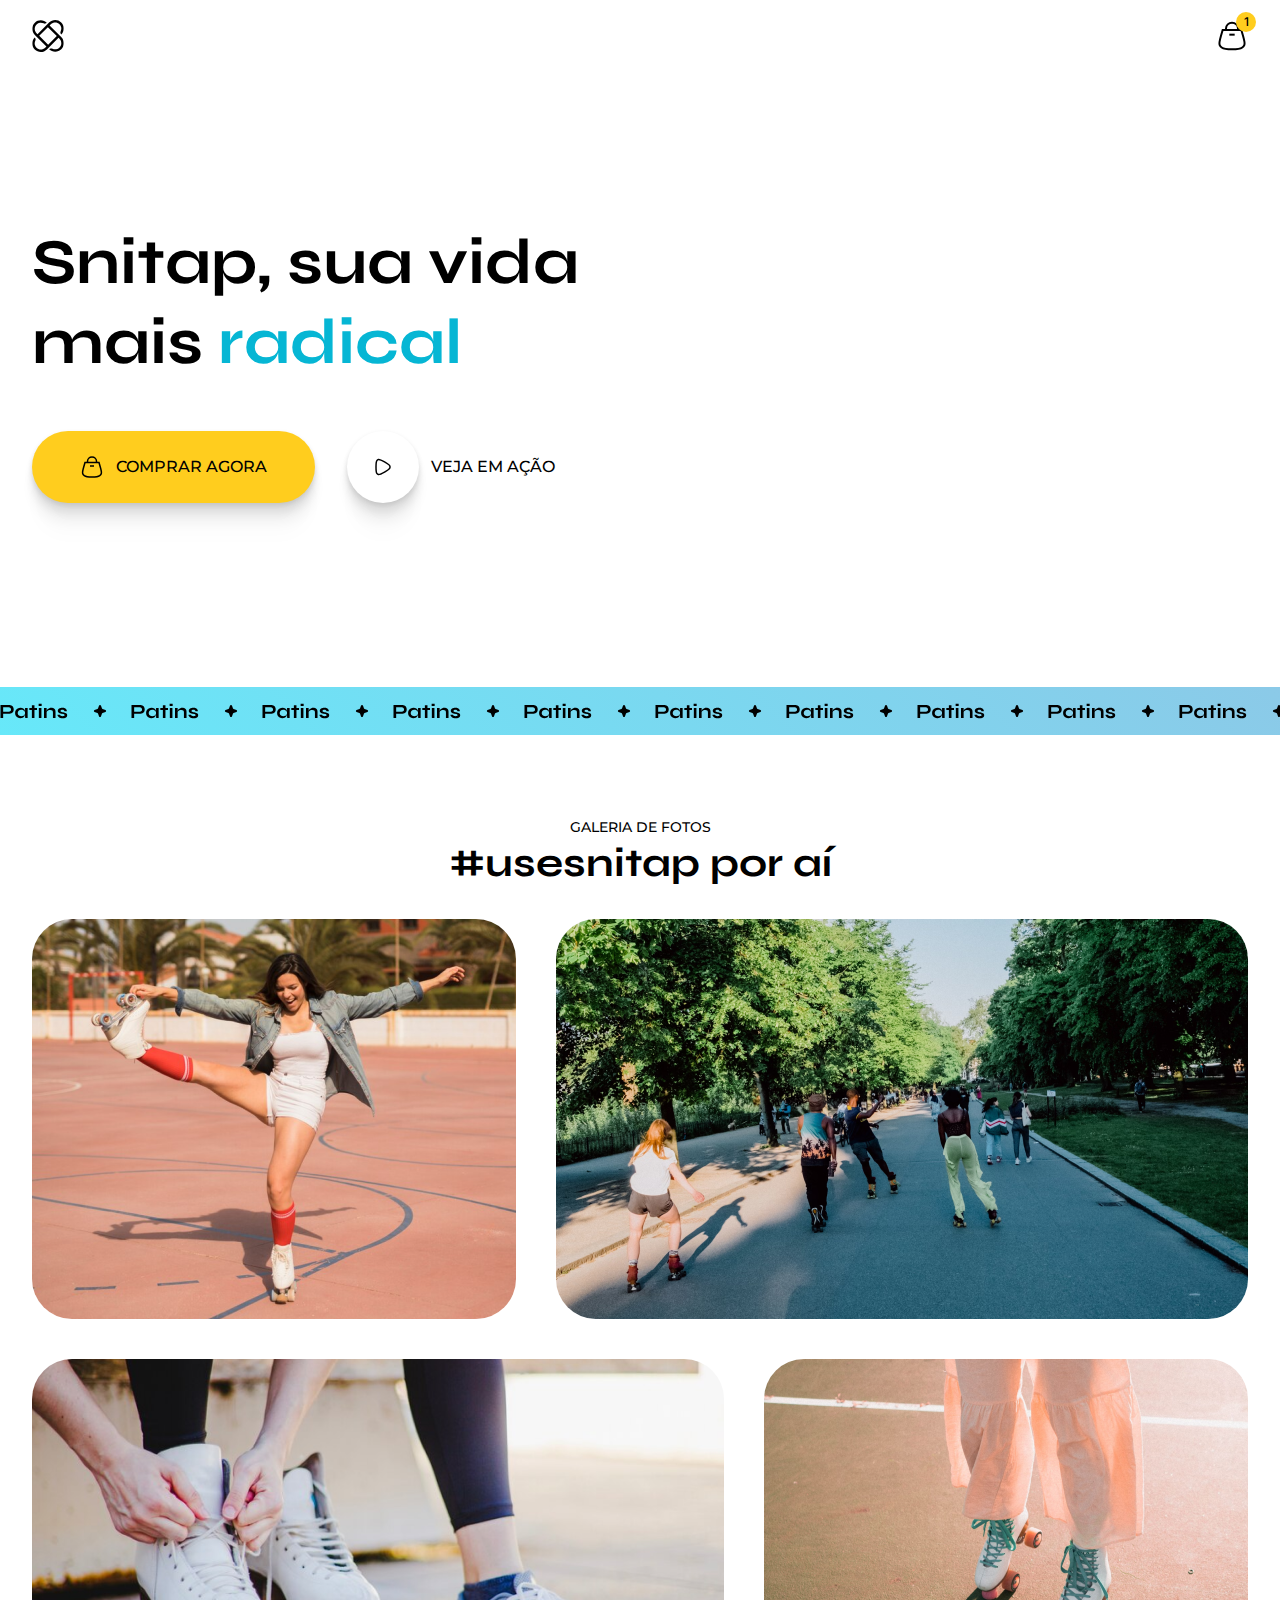
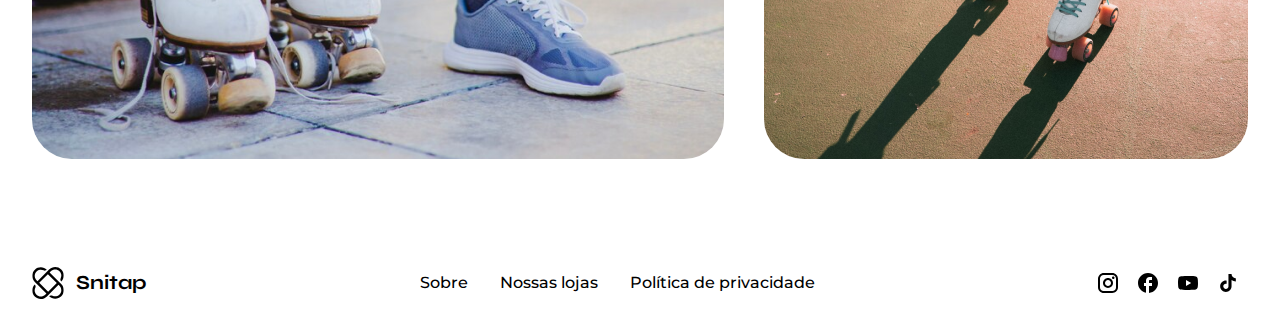
<file: 09-lp-de-patins-animada/index.html>
<!DOCTYPE html>
<html lang="pt_BR">
  <head>
    <link rel="preconnect" href="https://fonts.googleapis.com" />
    <link rel="preconnect" href="https://fonts.gstatic.com" crossorigin />
    <meta charset="UTF-8" />
    <meta name="viewport" content="width=device-width, initial-scale=1.0" />
    <title>Snitap Patins</title>
    <link rel="stylesheet" href="styles/index.css" />
    <link
      href="https://fonts.googleapis.com/css2?family=Inter:wght@500&family=Montserrat:ital,wght@0,500;1,500&family=Syne:wght@700&display=swap"
      rel="stylesheet"
    />
  </head>
  <body>
    <header class="top">
      <a href="#">
        <img src="assets/logo.svg" alt="" />
      </a>
      <a href="#">
        <img src="assets/icons/shopping-bag.svg" alt="" />
        <span>1</span>
      </a>
    </header>

    <section class="hero">
      <div>
        <h1>
          Snitap, sua vida mais
          <div>
            <span>radical</span>
            <span>divertida</span>
            <span>saudável</span>
            <span>radical</span>
          </div>
        </h1>

        <div class="buttons">
          <a href="#" class="button buy shadow">
            <img src="assets/icons/shopping-bag.svg" alt="" />
            COMPRAR AGORA
          </a>
          <a href="#" class="button play">
            <span class="shadow">
              <img src="assets/icons/play.svg" alt="" />
            </span>
            VEJA EM AÇÃO
          </a>
        </div>
      </div>

      <div>
        <div class="content">
          <img src="assets/hero/ellipse.svg" alt="" />
          <img src="assets/hero/patins-image.png" alt="" />
          <img src="assets/hero/stars-1.svg" alt="" />
          <img src="assets/hero/stars-2.svg" alt="" />
        </div>
      </div>
    </section>

    <section class="banner">
      <div class="scroller bg-gradient-animate">
        <div class="rolling">
          <img src="assets/banner.svg" alt="" />
          <img src="assets/banner.svg" alt="" />
          <img src="assets/banner.svg" alt="" />
          <img src="assets/banner.svg" alt="" />
          <img src="assets/banner.svg" alt="" />
          <img src="assets/banner.svg" alt="" />
          <img src="assets/banner.svg" alt="" />
          <img src="assets/banner.svg" alt="" />
          <img src="assets/banner.svg" alt="" />
          <img src="assets/banner.svg" alt="" />
          <img src="assets/banner.svg" alt="" />
          <img src="assets/banner.svg" alt="" />
          <img src="assets/banner.svg" alt="" />
          <img src="assets/banner.svg" alt="" />
          <img src="assets/banner.svg" alt="" />
          <img src="assets/banner.svg" alt="" />
        </div>
      </div>
    </section>

    <section class="gallery">
      <header>
        <span>GALERIA DE FOTOS</span>
        <h2>#usesnitap por aí</h2>
      </header>
      <div class="content">
        <figure>
          <img src="assets/images/01.png" alt="" />
          <figcaption>
            <img src="assets/images/person.png" alt="" />
            <span>@laviniapereira</span>
          </figcaption>
        </figure>
        <figure data-delay>
          <img src="assets/images/02.png" alt="" />
          <figcaption>
            <img src="assets/images/person.png" alt="" />
            <span>@laviniapereira</span>
          </figcaption>
        </figure>
        <figure>
          <img src="assets/images/03.png" alt="" />
          <figcaption>
            <img src="assets/images/person.png" alt="" />
            <span>@laviniapereira</span>
          </figcaption>
        </figure>
        <figure data-delay>
          <img src="assets/images/04.png" alt="" />
          <figcaption>
            <img src="assets/images/person.png" alt="" />
            <span>@laviniapereira</span>
          </figcaption>
        </figure>
      </div>
    </section>

    <footer>
      <div class="logo">
        <img src="assets/logo.svg" alt="" />
        Snitap
      </div>
      <nav>
        <a href="#">Sobre</a>
        <a href="#">Nossas lojas</a>
        <a href="#">Política de privacidade</a>
      </nav>
      <div class="social-links">
        <a href="#" title="instagram">
          <img src="assets/icons/instagram.svg" alt="" />
        </a>
        <a href="#" title="facebook">
          <img src="assets/icons/facebook.svg" alt="" />
        </a>
        <a href="#" title="youtube">
          <img src="assets/icons/youtube.svg" alt="" />
        </a>
        <a href="#" title="tiktok">
          <img src="assets/icons/tiktok.svg" alt="" />
        </a>
      </div>
    </footer>
  </body>
</html>
</file>
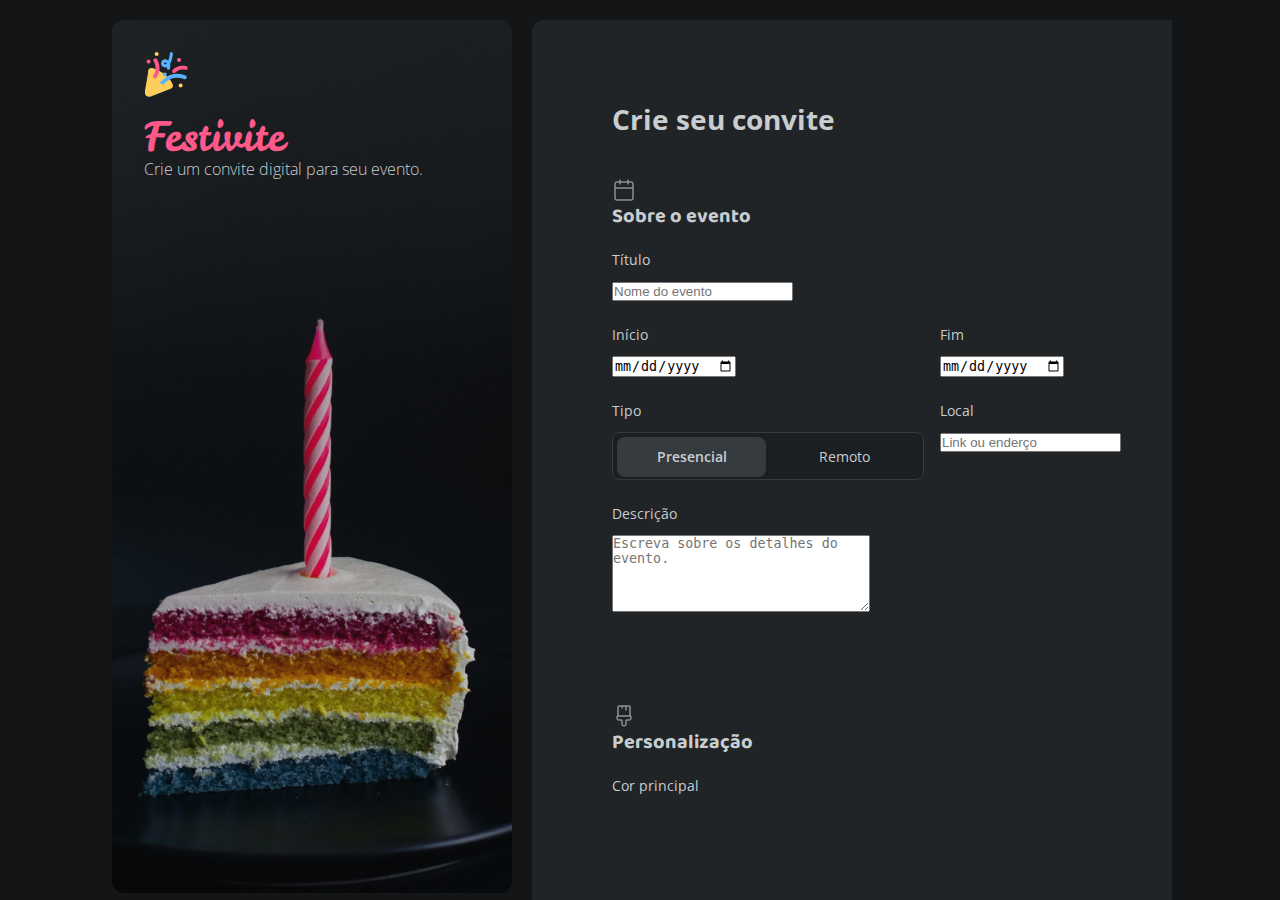
<file: formulario-de-convite/index.html>
<!DOCTYPE html>
<html lang="pt-BR">
  <head>
    <link rel="preconnect" href="https://fonts.googleapis.com" />
    <link rel="preconnect" href="https://fonts.gstatic.com" crossorigin />
    <meta charset="UTF-8" />
    <meta name="viewport" content="width=device-width, initial-scale=1.0" />
    <title>Festivite - Formulário de Convite</title>
    <link rel="stylesheet" href="./styles/index.css" />

    <link
      href="https://fonts.googleapis.com/css2?family=Leckerli+One&display=swap"
      rel="stylesheet"
    />
    <link
      href="https://fonts.googleapis.com/css2?family=Baloo+2:wght@400..800&display=swap"
      rel="stylesheet"
    />
    <link
      href="https://fonts.googleapis.com/css2?family=Open+Sans:ital,wght@0,300..800;1,300..800&display=swap"
      rel="stylesheet"
    />
  </head>
  <body>
    <div id="app">
      <aside>
        <div class="aside-container">
          <div class="bg-image">
            <header>
              <img src="./assets/Logo.svg" alt="ícone de logo festivite" />
              <h1>Festivite</h1>
              <p>Crie um convite digital para seu evento.</p>
            </header>
          </div>
        </div>
      </aside>

      <main>
        <div class="main-container">
          <form>
            <h1>Crie seu convite</h1>
            <fieldset class="about-event">
              <div class="title-1">
                <img src="./assets/icons/calendar.svg" alt="" />
                <legend>Sobre o evento</legend>
              </div>

              <div class="input-wrapper">
                <label for="title">Título</label>
                <input
                  type="text"
                  name="title"
                  id="title"
                  placeholder="Nome do evento"
                />
              </div>

              <div class="flex-1">
                <div class="input-wrapper">
                  <label for="start_at">Início</label>
                  <input type="date" name="start_at" id="start_at" />
                </div>
                <div class="input-wrapper">
                  <label for="ends_at">Fim</label>
                  <input type="date" name="ends_at" id="ends_at" />
                </div>
              </div>

              <div class="flex-1">
                <div class="input-wrapper">
                  <label>Tipo</label>
                  <div class="radio-wrapper">
                    <div class="radio-inner">
                      <input
                        type="radio"
                        name="type-shift"
                        id="insite"
                        value="presencial"
                        checked
                      />
                      <label for="insite">Presencial</label>
                    </div>
                    <div class="radio-inner">
                      <input
                        type="radio"
                        name="type-shift"
                        id="remote"
                        value="remoto"
                      />
                      <label for="remote">Remoto</label>
                    </div>
                  </div>
                </div>

                <div class="input-wrapper">
                  <label for="location">Local</label>
                  <input
                    type="text"
                    name="location"
                    id="location"
                    placeholder="Link ou enderço"
                  />
                </div>
              </div>

              <div class="input-wrapper">
                <label for="description">Descrição</label>
                <textarea
                  name="description"
                  id="description"
                  placeholder="Escreva sobre os detalhes do evento."
                  rows="5"
                  cols="30"
                ></textarea>
              </div>
            </fieldset>

            <fieldset class="personalize">
              <div class="title-1">
                <img
                  src="./assets/icons/paintbrush-vertical.svg"
                  alt="ícone de calendario"
                />
                <legend>Personalização</legend>
              </div>

              <div class="input-wrapper">
                <label>Cor principal</label>
                <div class="radio-wrapper flex-2">
                  <div class="radio-inner">
                    <input type="radio" name="colors" id="blue" value="blue" />
                  </div>
                  <div class="radio-inner">
                    <input
                      type="radio"
                      name="colors"
                      id="purple"
                      value="purple"
                    />
                  </div>
                  <div class="radio-inner">
                    <input
                      type="radio"
                      name="colors"
                      id="fuschia"
                      value="fuschia"
                    />
                  </div>
                  <div class="radio-inner">
                    <input type="radio" name="colors" id="pink"  checked/>
                  </div>
                  <div class="radio-inner">
                    <input type="radio" name="colors" id="red" value="red" />
                  </div>
                  <div class="radio-inner">
                    <input
                      type="radio"
                      name="colors"
                      id="yellow"
                      value="yellow"
                    />
                  </div>
                  <div class="radio-inner">
                    <input type="radio" name="colors" id="lime" value="lime" />
                  </div>
                  <div class="radio-inner">
                    <input
                      type="radio"
                      name="colors"
                      id="green"
                      value="grenn"
                    />
                  </div>
                  <div class="radio-inner">
                    <input type="radio" name="colors" id="cyan" value="cyan" />
                  </div>
                </div>
              </div>
            </fieldset>
          </form>
        </div>
      </main>
    </div>
  </body>
</html>
</file>
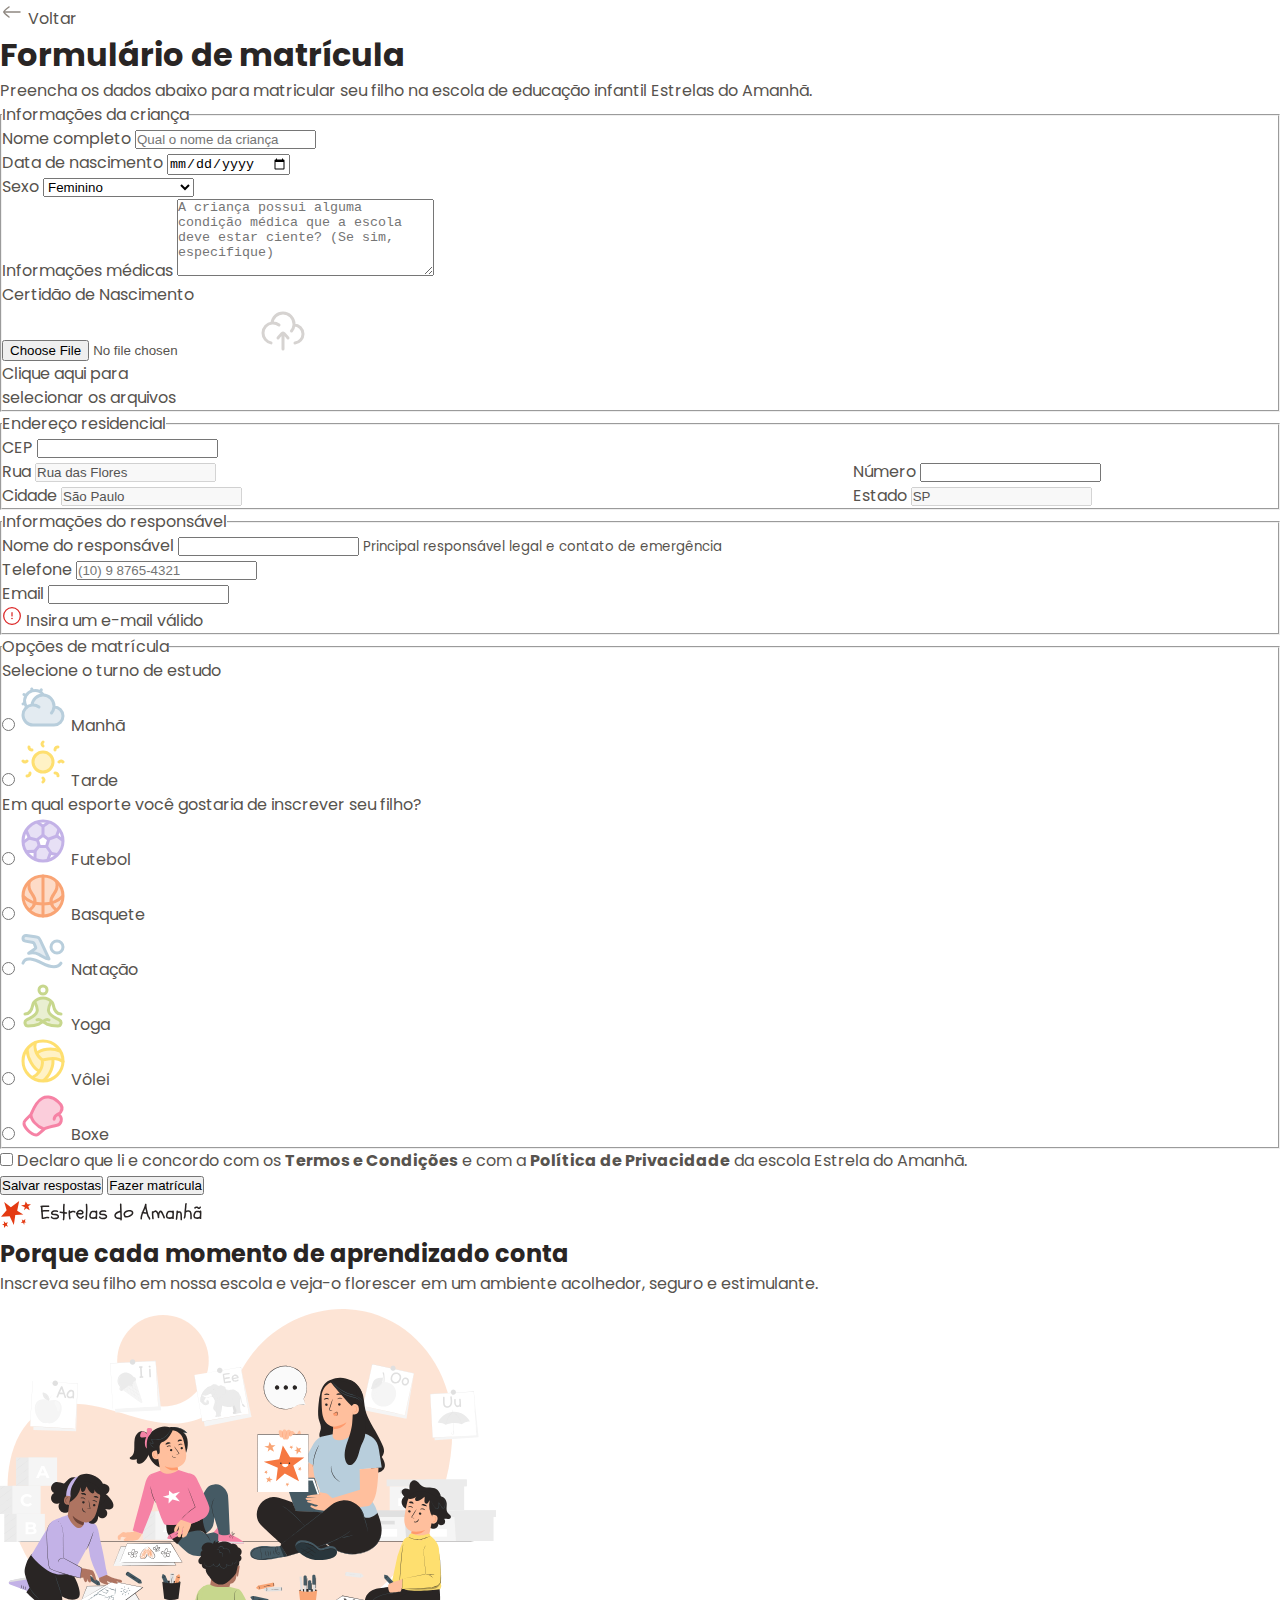
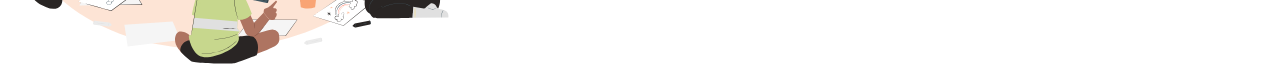
<file: formulario-de-matricula/index.html>
<!DOCTYPE html>
<html lang="pt-BR">
  <head>
    <link rel="preconnect" href="https://fonts.googleapis.com" />
    <link rel="preconnect" href="https://fonts.gstatic.com" crossorigin />
    <meta charset="UTF-8" />
    <meta name="viewport" content="width=device-width, initial-scale=1.0" />
    <title>Estrelas do Amanhã</title>

    <link rel="stylesheet" href="styles/index.css" />
    <link
      href="https://fonts.googleapis.com/css2?family=Poppins:ital,wght@0,100;0,200;0,300;0,400;0,500;0,600;0,700;0,800;0,900;1,100;1,200;1,300;1,400;1,500;1,600;1,700;1,800;1,900&display=swap"
      rel="stylesheet"
    />
  </head>

  <body>
    <div id="app">
      <main>
        <div class="main-container">
          <div class="back">
            <img src="assets/icons/arrow-left-02.svg" alt="Ícone de voltar" />
            <span>Voltar</span>
          </div>

          <h1>Formulário de matrícula</h1>
          <p>
            Preencha os dados abaixo para matricular seu filho na escola de
            educação infantil Estrelas do Amanhã.
          </p>

          <form method="post" enctype="multipart/form-data">
            <fieldset class="child-info">
              <legend>Informações da criança</legend>

              <div class="input-wrapper">
                <label for="fullname">Nome completo</label>
                <input
                  id="fullname"
                  name="fullname"
                  type="text"
                  placeholder="Qual o nome da criança"
                />
              </div>

              <div class="input-wrapper">
                <label for="birth">Data de nascimento</label>
                <input type="date" name="birth" id="birth" lang="pt-BR" />
              </div>

              <div class="select-wrapper">
                <label for="gender">Sexo</label>
                <select name="gender" id="gender">
                  <option value="female">Feminino</option>
                  <option value="male">Masculino</option>
                  <option value="na">Prefiro não responder</option>
                </select>
              </div>

              <div class="textarea-wrapper">
                <label for="medical-info">Informações médicas</label>
                <textarea
                  name="medical-info"
                  id="medical-info"
                  cols="30"
                  rows="5"
                  placeholder="A criança possui alguma condição médica que a escola deve estar ciente? (Se sim, especifique)"
                ></textarea>
              </div>

              <div class="droparea-wrapper">
                <label for="birth-file">Certidão de Nascimento</label>

                <div class="dropzone">
                  <input type="file" id="birth-file" name="birth-file" />
                  <svg
                    width="48"
                    height="48"
                    viewBox="0 0 48 48"
                    fill="none"
                    xmlns="http://www.w3.org/2000/svg"
                  >
                    <path
                      d="M34.9552 18.0221C34.97 18.022 34.985 18.022 35 18.022C39.9706 18.022 44 22.0588 44 27.0386C44 31.6796 40.5 35.5016 36 36M34.9552 18.0221C34.9848 17.6921 35 17.3579 35 17.0202C35 10.9339 30.0752 6 24 6C18.2465 6 13.5247 10.4253 13.0408 16.0638M34.9552 18.0221C34.7506 20.2952 33.8572 22.3692 32.4856 24.033M13.0408 16.0638C7.96796 16.5475 4 20.8278 4 26.0366C4 30.8834 7.43552 34.9264 12 35.8546M13.0408 16.0638C13.3565 16.0337 13.6765 16.0183 14 16.0183C16.2516 16.0183 18.3295 16.7639 20.001 18.022"
                      stroke="#D6D3D1"
                      stroke-width="3"
                      stroke-linecap="round"
                      stroke-linejoin="round"
                    />
                    <path
                      d="M24 26V42M24 26C22.5996 26 19.9831 29.9886 19 31M24 26C25.4004 26 28.017 29.9886 29 31"
                      stroke="#D6D3D1"
                      stroke-width="3"
                      stroke-linecap="round"
                      stroke-linejoin="round"
                    />
                  </svg>
                  <p>
                    Clique aqui para <br />
                    selecionar os arquivos
                  </p>
                </div>
              </div>
            </fieldset>

            <fieldset class="address">
              <legend>Endereço residencial</legend>

              <div class="input-wrapper">
                <label for="cep">CEP</label>
                <input type="text" id="cep" name="cep" />
              </div>

              <div class="flex">
                <div class="input-wrapper flex-2">
                  <label for="street">Rua</label>
                  <input
                    type="text"
                    id="street"
                    name="street"
                    value="Rua das Flores"
                    disabled
                  />
                </div>

                <div class="input-wrapper flex-1">
                  <label for="number">Número</label>
                  <input type="number" id="number" name="number" />
                </div>
              </div>

              <div class="flex">
                <div class="input-wrapper flex-2">
                  <label for="city">Cidade</label>
                  <input
                    type="text"
                    id="city"
                    name="city"
                    value="São Paulo"
                    disabled
                  />
                </div>

                <div class="input-wrapper flex-1">
                  <label for="state">Estado</label>
                  <input
                    type="text"
                    id="state"
                    name="state"
                    disabled
                    value="SP"
                  />
                </div>
              </div>
            </fieldset>

            <fieldset class="gardian">
              <legend>Informações do responsável</legend>

              <div class="input-wrapper">
                <label for="gardian">Nome do responsável</label>
                <input type="text" id="gardian" name="gardian" />
                <small
                  >Principal responsável legal e contato de emergência</small
                >
              </div>

              <div class="input-wrapper">
                <label for="phone">Telefone</label>
                <input
                  type="text"
                  id="phone"
                  name="phone"
                  placeholder="(10) 9 8765-4321"
                />
              </div>

              <div class="input-wrapper">
                <label for="mail">Email</label>
                <input type="email" name="mail" id="mail" required />
                <div class="error">
                  <img
                    src="assets/icons/alert-circle.svg"
                    alt="ícone de alerta vermelho"
                  />
                  <span>Insira um e-mail válido</span>
                </div>
              </div>
            </fieldset>

            <fieldset class="enroll-options">
              <legend>Opções de matrícula</legend>

              <div class="input-wrapper">
                <label>Selecione o turno de estudo</label>

                <div class="radio-wrapper">
                  <div class="radio-inner">
                    <div class="radio-image"></div>
                    <input
                      type="radio"
                      name="study-shift"
                      value="morning"
                      id="morning"
                    />
                    <img
                      src="assets/icons/sun-cloud-02.svg"
                      alt="ícone de sol com nuvem"
                    />
                    <label for="morning">Manhã</label>
                  </div>

                  <div class="radio-inner">
                    <div class="radio-image"></div>
                    <input
                      type="radio"
                      name="study-shift"
                      value="evening"
                      id="evening"
                    />
                    <img src="assets/icons/sun-02.svg" alt="ícone de sol" />
                    <label for="evening">Tarde</label>
                  </div>
                </div>
              </div>

              <div class="input-wrapper">
                <label
                  >Em qual esporte você gostaria de inscrever seu filho?</label
                >

                <div class="radio-wrapper">
                  <div class="radio-inner">
                    <div class="radio-image"></div>
                    <input type="radio" name="sport" id="football" />
                    <img
                      src="assets/icons/football.svg"
                      alt="ícone de futebol"
                    />
                    <label for="football">Futebol</label>
                  </div>

                  <div class="radio-inner">
                    <div class="radio-image"></div>
                    <input type="radio" name="sport" id="basketball" />
                    <img
                      src="assets/icons/basketball-02.svg"
                      alt="ícone de basquete"
                    />
                    <label for="basketball">Basquete</label>
                  </div>

                  <div class="radio-inner">
                    <div class="radio-image"></div>
                    <input type="radio" name="sport" id="swimming" />
                    <img
                      src="assets/icons/swimming.svg"
                      alt="ícone de natação"
                    />
                    <label for="swimming">Natação</label>
                  </div>

                  <div class="radio-inner">
                    <div class="radio-image"></div>
                    <input type="radio" name="sport" id="yoga" />
                    <img src="assets/icons/yoga-02.svg" alt="ícone de yoga" />
                    <label for="yoga">Yoga</label>
                  </div>

                  <div class="radio-inner">
                    <div class="radio-image"></div>
                    <input type="radio" name="sport" id="volleyball" />
                    <img
                      src="assets/icons/volleyball.svg"
                      alt="ícone de volleyball"
                    />
                    <label for="volleyball">Vôlei</label>
                  </div>

                  <div class="radio-inner">
                    <div class="radio-image"></div>
                    <input type="radio" name="sport" id="boxing" />
                    <img
                      src="assets/icons/boxing-glove-01.svg"
                      alt="ícone de boxing"
                    />
                    <label for="boxing">Boxe</label>
                  </div>
                </div>
              </div>
            </fieldset>

            <div class="terms-wrapper input-wrapper checkbox-wrapper">
              <div class="checkbox-image"></div>
              <input type="checkbox" name="terms" id="terms" />

              <label for="terms">
                Declaro que li e concordo com os
                <strong>Termos e Condições</strong> e com a
                <strong>Política de Privacidade</strong> da escola Estrela do
                Amanhã.
              </label>
            </div>

            <div class="actions-wrapper">
              <button class="btn-secondary" type="button">
                Salvar respostas
              </button>

              <button class="btn-primary" type="submit">Fazer matrícula</button>
            </div>
          </form>
        </div>
      </main>

      <aside>
        <div class="aside-container">
          <header>
            <img src="assets/logo.svg" alt="Logo Estrelas do Amanhã" />
            <h2>
              Porque cada momento de
              <span> aprendizado </span>
              conta
            </h2>
            <p>
              Inscreva seu filho em nossa escola e veja-o florescer em um
              ambiente acolhedor, seguro e estimulante.
            </p>
          </header>

          <img
            src="assets/Illustration.svg"
            alt="Ilustração de um professora com crianças prestando atenção"
          />
        </div>
      </aside>
    </div>
  </body>
</html>
</file>
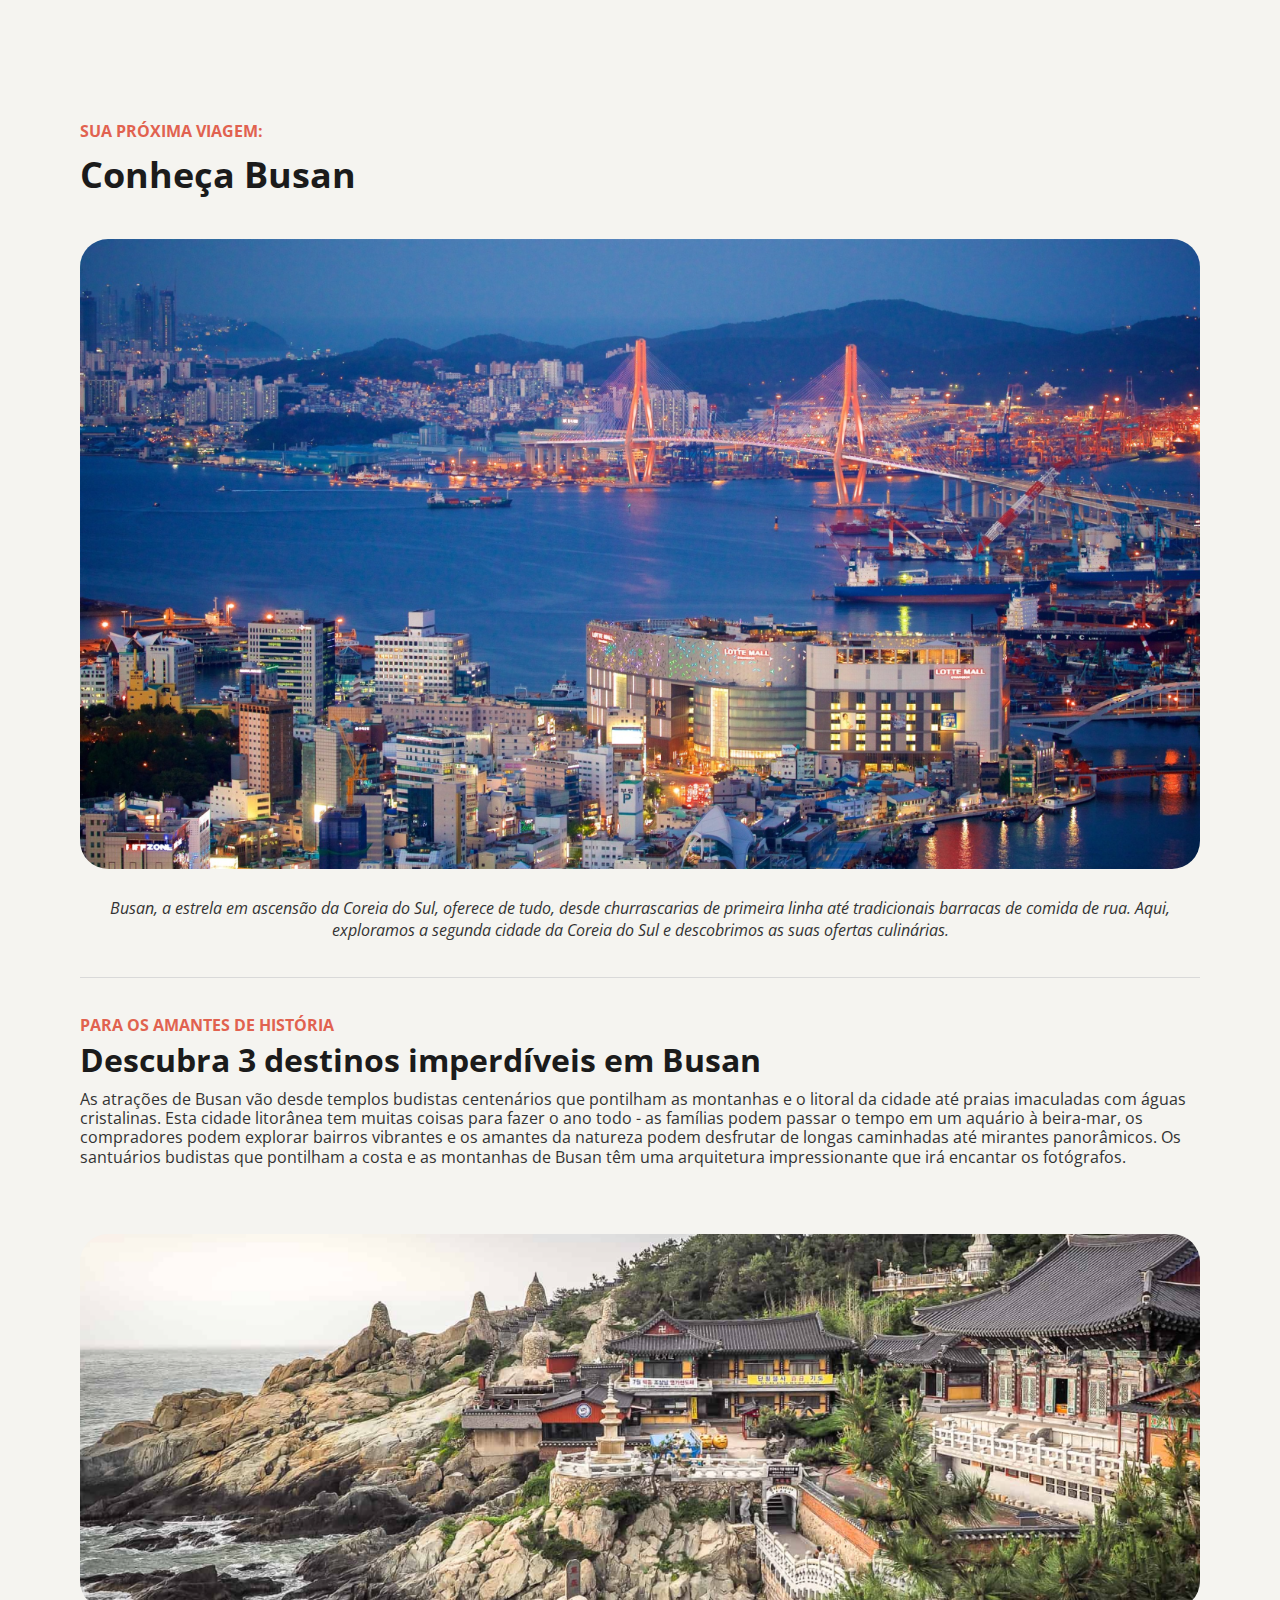
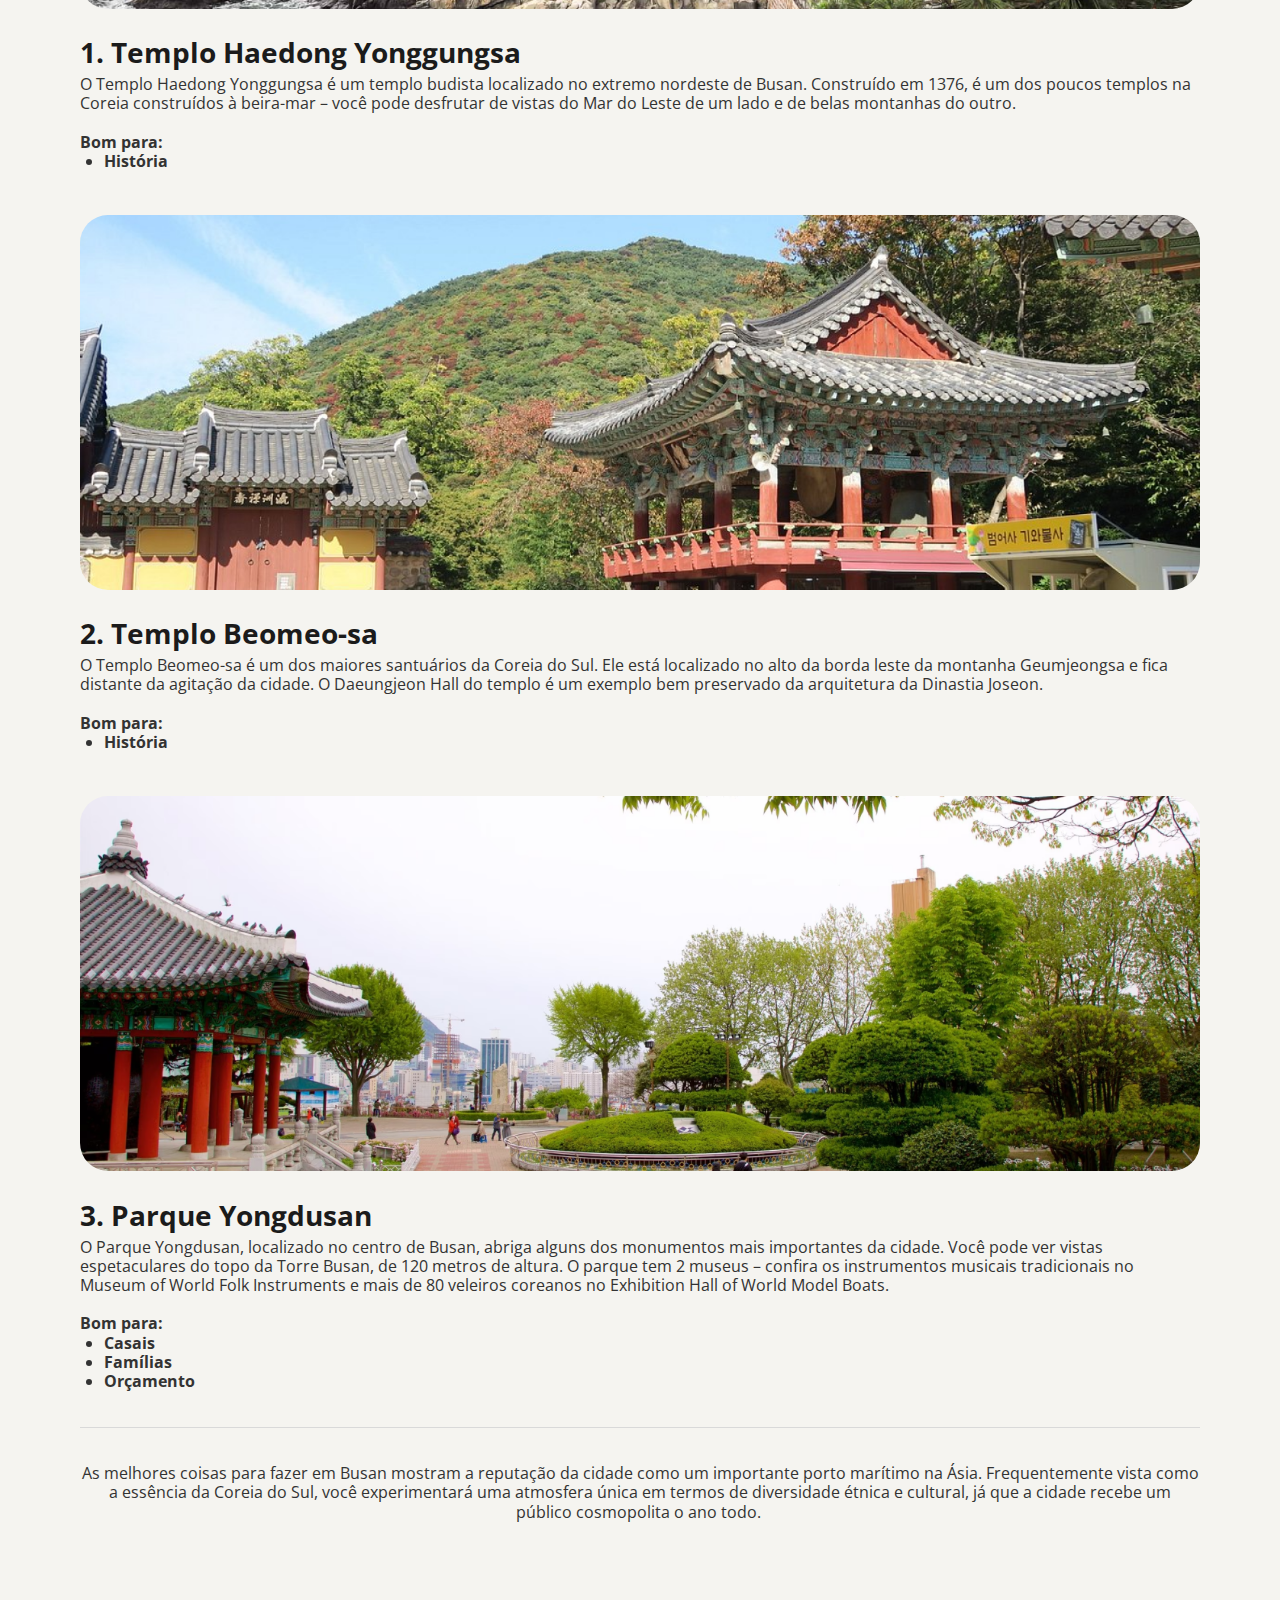
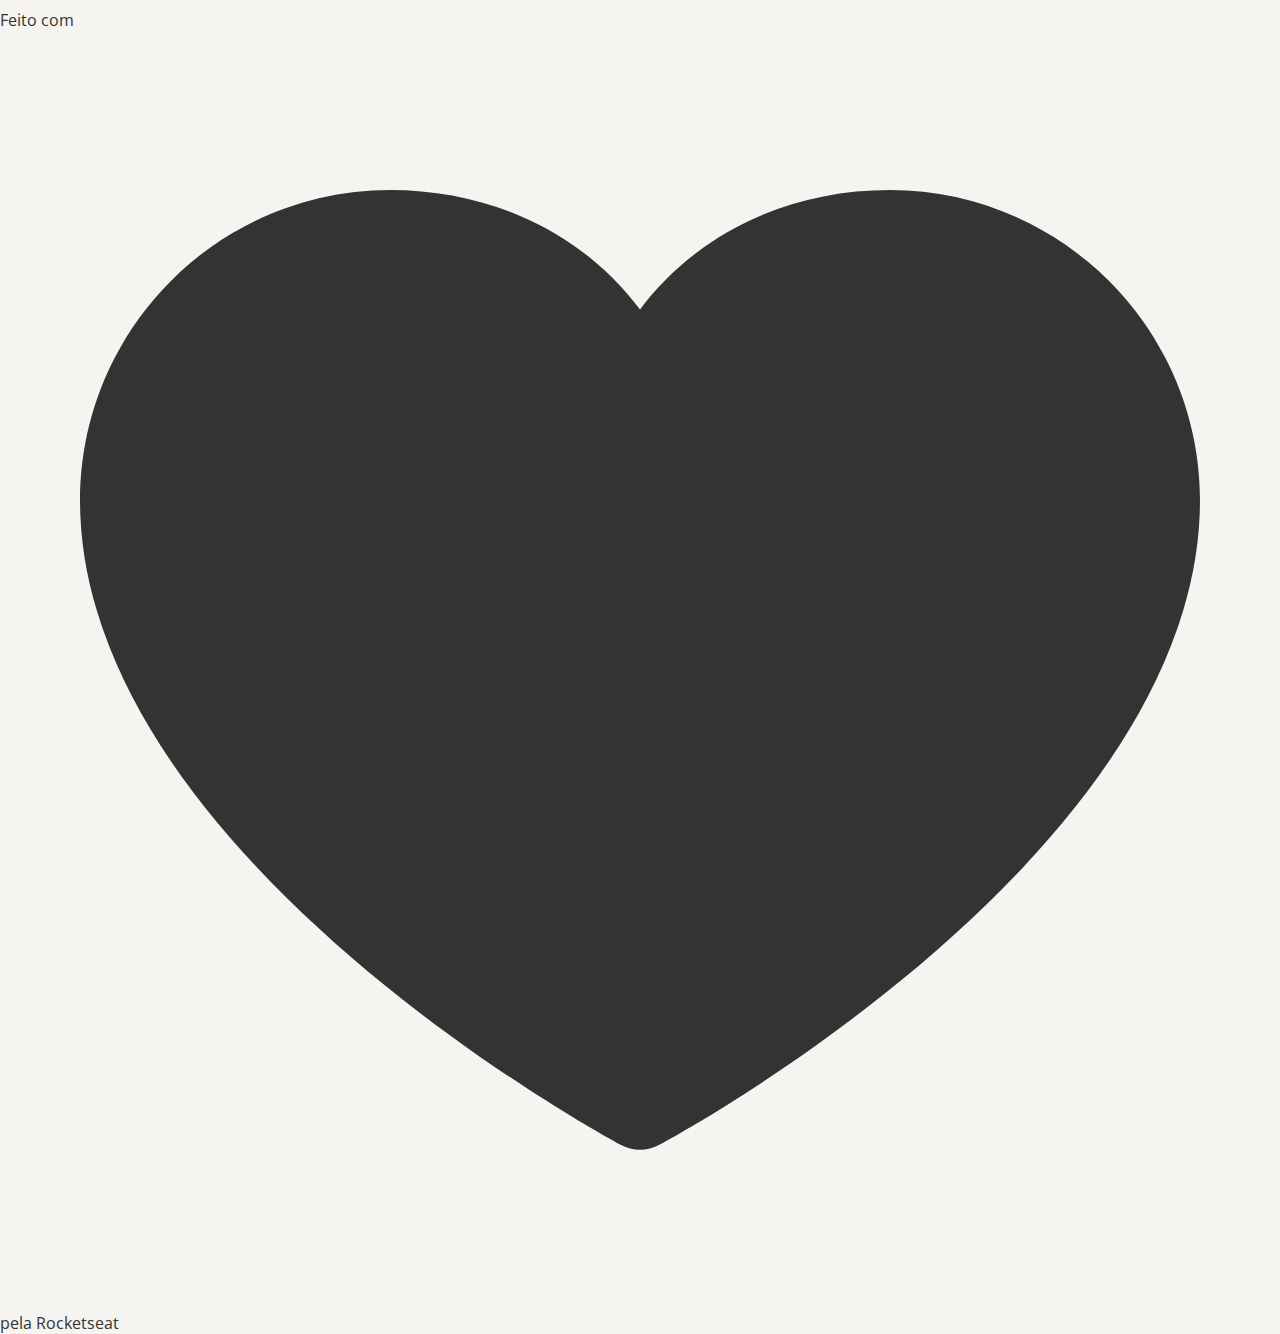
<file: local-turistico/index.html>
<!DOCTYPE html>
<html lang="pt-br">
  <head>
    <link rel="preconnect" href="https://fonts.googleapis.com" />
    <link rel="preconnect" href="https://fonts.gstatic.com" crossorigin />
    <meta charset="UTF-8" />
    <meta name="viewport" content="width=device-width, initial-scale=1.0" />
    <title>Local Turístico</title>
    <link rel="stylesheet" href="styles.css" />
    <link
      href="https://fonts.googleapis.com/css2?family=Open+Sans:ital,wght@0,300..800;1,300..800&display=swap"
      rel="stylesheet"
    />
  </head>
  <body>
    <div id="page">
      <section id="featured">
        <p class="headline">Sua próxima viagem:</p>
        <h1>Conheça Busan</h1>
        <img src="assets/Image_01.png" alt="Imagem de Busan" />
        <p class="subtitle">
          Busan, a estrela em ascensão da Coreia do Sul, oferece de tudo, desde
          churrascarias de primeira linha até tradicionais barracas de comida de
          rua. Aqui, exploramos a segunda cidade da Coreia do Sul e descobrimos
          as suas ofertas culinárias.
        </p>
      </section>
      <div class="divider"></div>
      <main>
        <p class="headline">Para os amantes de história</p>
        <h2>Descubra 3 destinos imperdíveis em Busan</h2>
        <p>
          As atrações de Busan vão desde templos budistas centenários que
          pontilham as montanhas e o litoral da cidade até praias imaculadas com
          águas cristalinas. Esta cidade litorânea tem muitas coisas para fazer
          o ano todo - as famílias podem passar o tempo em um aquário à
          beira-mar, os compradores podem explorar bairros vibrantes e os
          amantes da natureza podem desfrutar de longas caminhadas até mirantes
          panorâmicos. Os santuários budistas que pontilham a costa e as
          montanhas de Busan têm uma arquitetura impressionante que irá encantar
          os fotógrafos.
        </p>

        <div>
          <img src="assets/Image_02.png" alt="Templo Haedong Yonggungsa" />
          <h3>1. Templo Haedong Yonggungsa</h3>
          <p>
            O Templo Haedong Yonggungsa é um templo budista localizado no
            extremo nordeste de Busan. Construído em 1376, é um dos poucos
            templos na Coreia construídos à beira-mar – você pode desfrutar de
            vistas do Mar do Leste de um lado e de belas montanhas do outro. 
          </p>
          <br />
          <strong>Bom para:</strong>
          <ul>
            <li class="accent-blue">História</li>
          </ul>
        </div>

        <div>
          <img src="assets/Image_03.png" alt="Templo Haedong Yonggungsa" />
          <h3>2. Templo Beomeo-sa</h3>
          <p>
            O Templo Beomeo-sa é um dos maiores santuários da Coreia do Sul. Ele
            está localizado no alto da borda leste da montanha Geumjeongsa e
            fica distante da agitação da cidade. O Daeungjeon Hall do templo é
            um exemplo bem preservado da arquitetura da Dinastia Joseon.
          </p>
          <br />
          <strong>Bom para:</strong>
          <ul>
            <li class="accent-blue">História</li>
          </ul>
        </div>

        <div>
          <img src="assets/Image_04.png" alt="Templo Haedong Yonggungsa" />
          <h3>3. Parque Yongdusan</h3>
          <p>
            O Parque Yongdusan, localizado no centro de Busan, abriga alguns dos
            monumentos mais importantes da cidade. Você pode ver vistas
            espetaculares do topo da Torre Busan, de 120 metros de altura. O
            parque tem 2 museus – confira os instrumentos musicais tradicionais
            no Museum of World Folk Instruments e mais de 80 veleiros coreanos
            no Exhibition Hall of World Model Boats.
          </p>
          <br />
          <strong>Bom para:</strong>
          <ul>
            <li class="accent-purple">Casais</li>
            <li class="accent-pink">Famílias</li>
            <li class="accent-orange">Orçamento</li>
          </ul>
        </div>
      </main>

      <div class="divider"></div>

      <p>
        As melhores coisas para fazer em Busan mostram a reputação da cidade
        como um importante porto marítimo na Ásia. Frequentemente vista como a
        essência da Coreia do Sul, você experimentará uma atmosfera única em
        termos de diversidade étnica e cultural, já que a cidade recebe um
        público cosmopolita o ano todo. 
      </p>
    </div>
    <footer>
      Feito com
      <img src="assets/heart.svg" alt="Coraçãozinho fofinho" />
      pela Rocketseat
    </footer>
  </body>
</html>
</file>
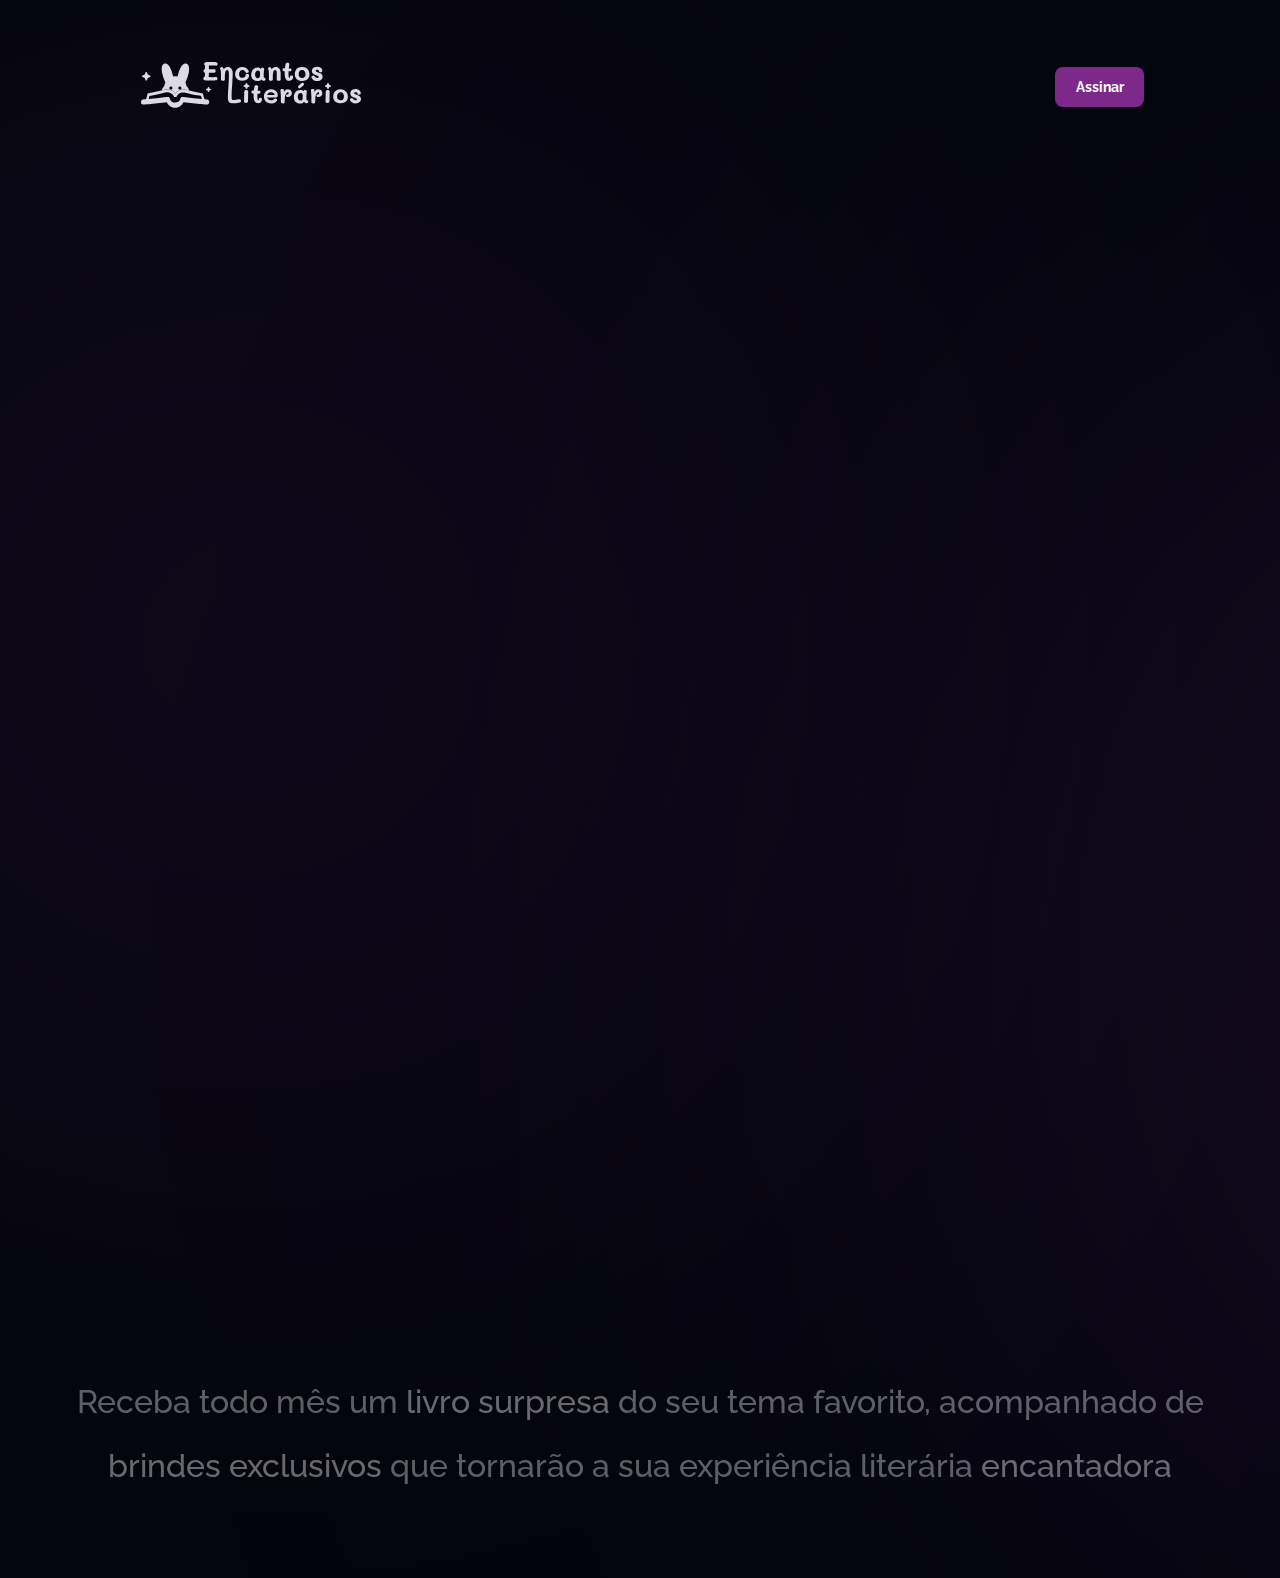
<file: lp-assinatura/index.html>
<!DOCTYPE html>
<html lang="pt-BR">
  <head>
    <link rel="preconnect" href="https://fonts.googleapis.com" />
    <link rel="preconnect" href="https://fonts.gstatic.com" crossorigin />
    <meta charset="UTF-8" />
    <meta name="viewport" content="width=device-width, initial-scale=1.0" />
    <title>Clube de Assinaturas</title>
    <link rel="stylesheet" href="./styles/index.css" />
    <link
      href="https://fonts.googleapis.com/css2?family=Raleway:ital,wght@0,100..900;1,100..900&display=swap"
      rel="stylesheet"
    />
  </head>
  <body>
    <section class="hero">
      <div class="elipse1"></div>
      <div class="elipse2"></div>
      <header>
        <nav>
          <a href="#">
            <img src="./assets/icons/logo.svg" alt="" />
          </a>
          <a href="#" class="button btn-pink"><span>Assinar</span></a>
        </nav>
      </header>
      <div class="title">
        <h1>Desperte a sua imaginação e explore novos mundos</h1>
        <p>
          Junte-se ao clube de assinatura Encantos Literários e <br />
          descubra maravilhas e aventuras a cada página.
        </p>
      </div>

      <div class="subtitle">
        <img src="./assets/images/mystery-opened-spellbook.png" alt="" />
        <p>
          <span class="first"
            >Receba todo mês um <span>livro surpresa</span></span
          >
          <span class="second"
            >do seu tema favorito, acompanhado de <br />
            <span>brindes exclusivos</span></span
          >
          <span class="third">
            que tornarão a sua experiência literária
            <span>encantadora</span>
          </span>
        </p>
        <img src="./assets/images/mystery-ouija-planchette.png" alt="" />
        <img src="./assets/images/mystery-crystal-ball.png" alt="" />
      </div>
    </section>
  </body>
</html>
</file>
<file: 01-pagina-de-receita/style.css>
* {
    margin: 0;
    padding: 0;
}

:root {
    font-family: 'Alice', serif;
    line-height: 150%;
    color: #573a37;
}

body {
    background-image: url(assets/bg.jpg);
    background-size: cover;
}

#page {
    box-sizing: border-box;
    width: 800px;
    padding: 24px;
    background-color: #f0e8c2;
    border-radius: 24px;
    margin: 48px auto 28px;
}

img {
    border-radius: 16px;
}

main {
    padding: 24px;
}

section+section {
    margin-top: 24px;
}

#about p+p {
    margin-top: 12px;
}

h1 {
    line-height: 140%;
    font-size: 40px;
}

h2 {
    font-size: 24px;
}

h1,
h2 {
    margin-bottom: 4px;
    color: #291b1a;
    line-height: 150%;
}

ul {
    padding-left: 24px;
}

footer {
    color: #f0e8c2;
    text-align: center;
    padding-bottom: 48px;
}

footer img {
    vertical-align: middle;
}
</file>
<file: 02-local-turistico/styles.css>
* {
    margin: 0;
    padding: 0;
}

:root {
    font-family: 'Open Sans', sans-serif;
    line-height: 120%;
}

body {
    background-color: #f5f4f0;
    color: #333333;
}

#page {
    box-sizing: border-box;
    width: 1120px;
    margin: 120px auto 89px;
}

img {
    border-radius: 28px;
    width: 100%;

}

.divider {
    width: 100%;
    height: 1px;
    margin: 36px 0;
    background-color: #d9d9d9;
}

h1,
h2,
h3 {
    color: #1b1b1b;
}

h1 {
    font-size: 36px;
    line-height: 49px;
    margin: 8px 0 40px;
}

h2 {
    font-size: 32px;
    margin: 2px 0 8px;
    line-height: 44px;
}

h3 {
    font-size: 28px;
    line-height: 38px;
    margin: 20px 0 4px;
}

.headline {
    font-size: 16px;
    line-height: 22px;
    font-weight: bold;
    color: #e1624f;
    text-transform: uppercase;
}

p {
    font-size: 16px;
    font-size: 16px;
}

.subtitle {
    font-size: 16px;
    line-height: 22px;
    font-style: italic;

    text-align: center;
    color: #333333;
    margin-top: 24px;
}

main h2+p {
    margin-bottom: 23px;
}

main div img {
    height: 375px;
    object-fit: cover;
    margin-top: 44px;
}

ul {
    padding-left: 24px;
    font-weight: bold;
}


ul li::marker {
    color: #333333;
}

.divider+p {
    text-align: center;
}

footer {
    color: #333333;
    text-align: center;
    padding-bottom: 41px;
    line-height: 150%;
}

footer img {
    vertical-align: middle;
    width: 16px;
    height: 16px;
}

.accent-blue {
    color: #0c51a7;
}

.accent-purple {
    color: #591b98;
}

.accent-pink {
    color: #e5245e;
}

.accent-orange {
    color: #e95e10;
}
</file>
<file: 03-travelgram/styles/index.css>
@import url(global.css);
@import url(nav.css);
@import url(header.css);
@import url(main.css);
@import url(footer.css);
</file>
<file: 04-portal-de-noticiais/styles/index.css>
@import url(global.css);
@import url(utility.css);
@import url(header.css);
@import url(sections.css);
</file>
<file: 06-formulario-de-matricula/styles/index.css>
@import url(global.css);
@import url(layout.css);
@import url(forms.css);
</file>
<file: 07-formulario-de-convite/styles/index.css>
@import url(./global.css);
@import url(./layout.css);
@import url(./forms.css);
@import url(./radio.css);
</file>
<file: 09-lp-de-patins-animada/styles/index.css>
@import url(global.css);
@import url(header.css);
@import url(hero.css);
@import url(banner.css);
@import url(gallery.css);
@import url(footer.css);
</file>
<file: formulario-de-convite/styles/index.css>
@import url(./layout.css);
@import url(./global.css);
@import url(./aside.css);
@import url(./forms.css);
@import url(../styles/fields/index.css);
@import url(./utility.css);
</file>
<file: formulario-de-matricula/styles/index.css>
@import url(global.css);
</file>
<file: local-turistico/styles.css>
* {
    margin: 0;
    padding: 0;
}

:root {
    font-family: 'Open Sans', sans-serif;
    line-height: 120%;
}

body {
    background-color: #f5f4f0;
    color: #333333;
}

#page {
    box-sizing: border-box;
    width: 1120px;
    margin: 120px auto 89px;
}

img {
    border-radius: 28px;
    width: 100%;
}

.divider {
    width: 100%;
    height: 1px;
    margin: 36px 0;
    background-color: #d9d9d9;
}

h1,
h2,
h3 {
    color: #1b1b1b;
}

h1 {
    font-size: 36px;
    line-height: 49px;
    margin: 8px 0 40px;
}

h2 {
    font-size: 32px;
    margin: 2px 0 8px;
    line-height: 44px;
}

h3 {
    font-size: 28px;
    line-height: 38px;
    margin: 20px 0 4px;
}

.headline {
    font-size: 16px;
    line-height: 22px;
    font-weight: bold;
    color: #e1624f;
    text-transform: uppercase;
}

p {
    font-size: 16px;
    font-size: 16px;
}

.subtitle {
    font-size: 16px;
    line-height: 22px;
    font-style: italic;
    text-align: center;
    color: #333333;
    margin-top: 24px;
}


main h2+p {
    margin-bottom: 23px;
}

main div img {
    height: 375px;
    object-fit: cover;
    margin-top: 44px;
}

ul {
    padding-left: 24px;
    font-weight: bold;
}

ul li::marker {
    color: #333333;
}

.divider+p {
    text-align: center;
}
</file>
<file: lp-assinatura/styles/index.css>
@import url(global.css);
@import url(utility.css);
@import url(header.css);
@import url(hero.css);
</file>
